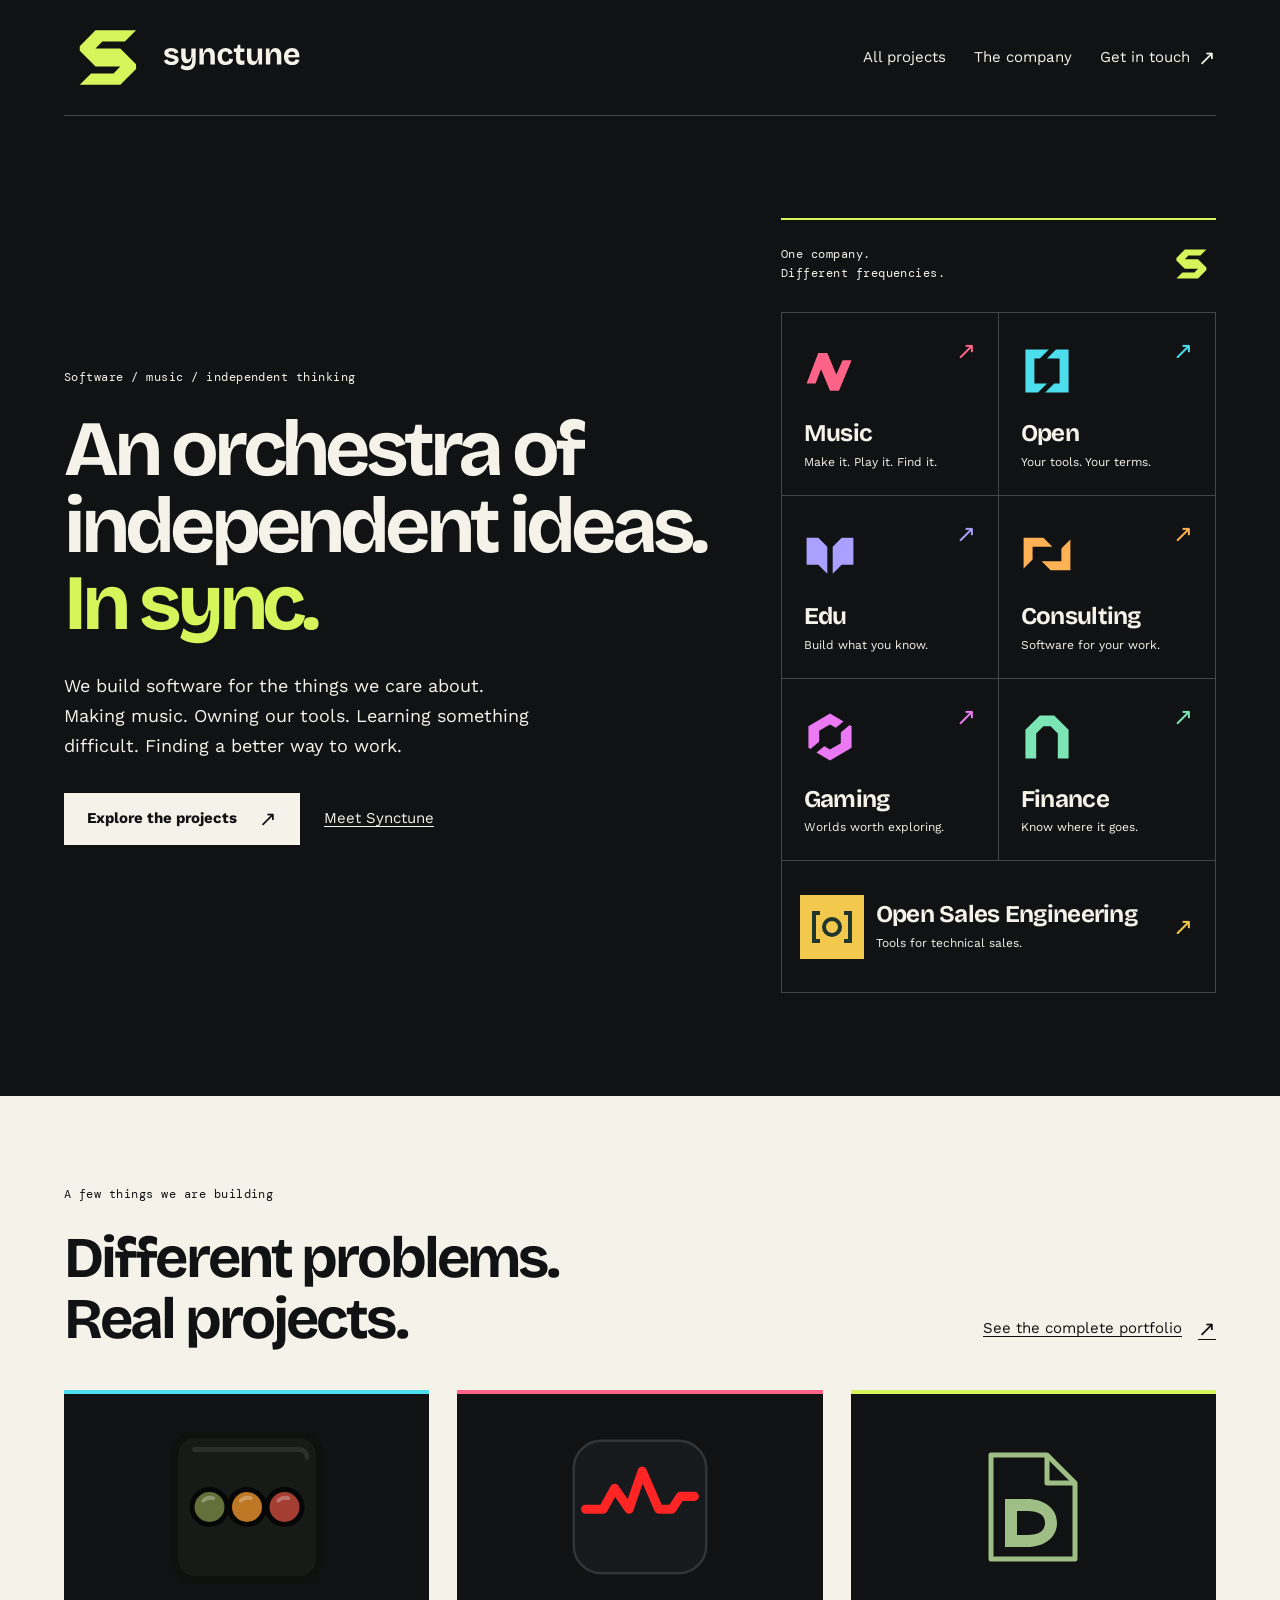
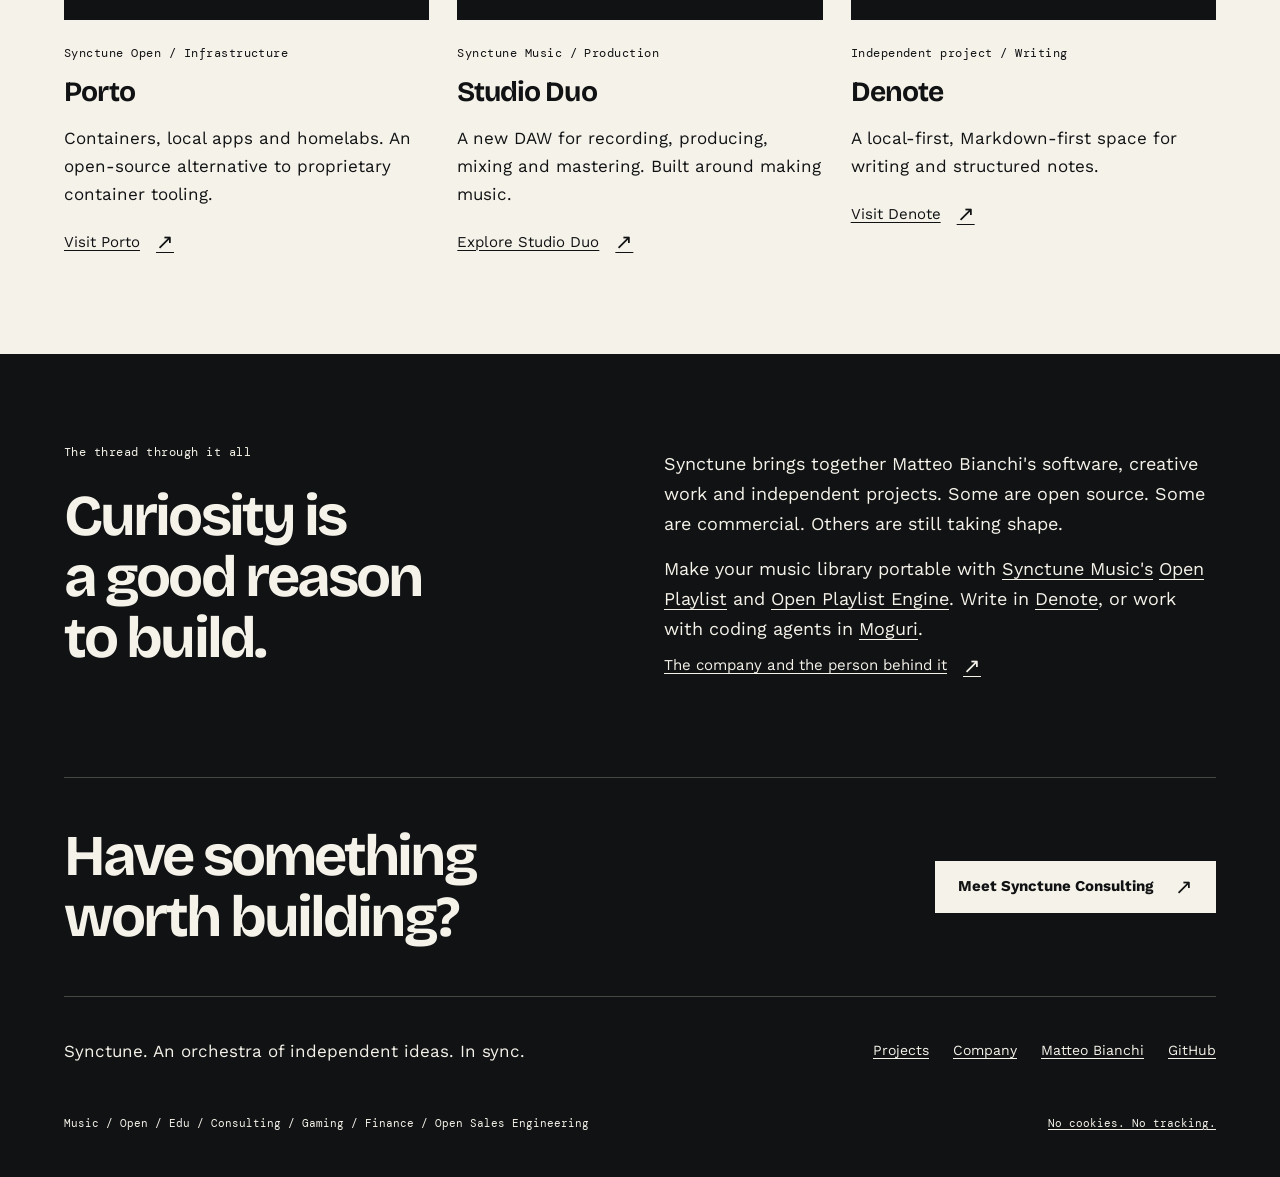
<file: index.html>
<!doctype html>
<html lang="en">
<head>
  <meta charset="utf-8">
  <meta name="viewport" content="width=device-width, initial-scale=1">
  <meta name="description" content="Synctune is an independent company building software, music tools, games and practical ways to learn. Explore our branches, projects and the people behind them.">
  <meta name="theme-color" content="#111214">
  <meta property="og:type" content="website">
  <meta property="og:title" content="Synctune | An orchestra of independent ideas. In sync.">
  <meta property="og:description" content="Software, music, games and independent thinking. Meet the Synctune family.">
  <meta property="og:url" content="https://synctune.it/">
  <meta property="og:image" content="https://synctune.it/assets/social.png">
  <meta property="og:image:alt" content="Synctune's acid-citron Counterphase symbol and wordmark.">
  <link rel="canonical" href="https://synctune.it/">
  <link rel="icon" href="assets/favicon.svg" type="image/svg+xml">
  <link rel="apple-touch-icon" href="assets/apple-touch-icon.png">
  <link rel="stylesheet" href="assets/styles.css">
  <link rel="preload" href="assets/fonts/BricolageGrotesque-Bold.ttf" as="font" type="font/ttf" crossorigin>
  <title>Synctune | An orchestra of independent ideas. In sync.</title>
</head>
<body>
  <a class="skip-link" href="#main">Skip to content</a>
  <header class="site-header wrap">
    <a class="brand" href="./"><img src="assets/logo.svg" alt="Synctune home" width="881" height="320"></a>
    <nav class="site-nav" aria-label="Main navigation">
      <a href="projects">All projects</a>
      <a href="about">The company</a>
      <a href="about#contact">Get in touch <span class="arrow" aria-hidden="true">&#8599;</span></a>
    </nav>
  </header>
  <main id="main" tabindex="-1">
    <section class="hero wrap" aria-labelledby="hero-title">
      <div class="hero-copy">
        <p class="eyebrow">Software / music / independent thinking</p>
        <h1 id="hero-title">An orchestra of independent ideas.<br><span class="accent">In sync.</span></h1>
        <p>We build software for the things we care about. Making music. Owning our tools. Learning something difficult. Finding a better way to work.</p>
        <div class="actions">
          <a class="button" href="projects">Explore the projects <span class="arrow" aria-hidden="true">&#8599;</span></a>
          <a class="text-link" href="about">Meet Synctune</a>
        </div>
      </div>
      <div class="switchboard">
        <div class="board-heading">
          <p class="mono">One company.<br>Different frequencies.</p>
          <img src="assets/symbol.svg" alt="" width="320" height="320">
        </div>
        <nav class="routes" aria-label="Synctune branches">
          <a class="route theme-music" href="https://music.synctune.it">
            <img src="assets/branches/music.svg" alt="" width="320" height="320">
            <span><strong>Music</strong><small>Make it. Play it. Find it.</small></span>
            <span class="arrow" aria-hidden="true">&#8599;</span>
          </a>
          <a class="route theme-open" href="https://open.synctune.it">
            <img src="assets/branches/open.svg" alt="" width="320" height="320">
            <span><strong>Open</strong><small>Your tools. Your terms.</small></span>
            <span class="arrow" aria-hidden="true">&#8599;</span>
          </a>
          <a class="route theme-edu" href="https://edu.synctune.it">
            <img src="assets/branches/edu.svg" alt="" width="320" height="320">
            <span><strong>Edu</strong><small>Build what you know.</small></span>
            <span class="arrow" aria-hidden="true">&#8599;</span>
          </a>
          <a class="route theme-consulting" href="https://consulting.synctune.it">
            <img src="assets/branches/consulting.svg" alt="" width="320" height="320">
            <span><strong>Consulting</strong><small>Software for your work.</small></span>
            <span class="arrow" aria-hidden="true">&#8599;</span>
          </a>
          <a class="route theme-gaming" href="https://gaming.synctune.it">
            <img src="assets/branches/gaming.svg" alt="" width="320" height="320">
            <span><strong>Gaming</strong><small>Worlds worth exploring.</small></span>
            <span class="arrow" aria-hidden="true">&#8599;</span>
          </a>
          <a class="route theme-finance" href="https://finance.synctune.it">
            <img src="assets/branches/finance.svg" alt="" width="320" height="320">
            <span><strong>Finance</strong><small>Know where it goes.</small></span>
            <span class="arrow" aria-hidden="true">&#8599;</span>
          </a>
          <a class="route route-wide theme-sales-engineering" href="https://open-sales-engineering.synctune.it">
            <img src="assets/branches/open-sales-engineering.svg" alt="" width="512" height="512">
            <span><strong>Open Sales Engineering</strong><small>Tools for technical sales.</small></span>
            <span class="arrow" aria-hidden="true">&#8599;</span>
          </a>
        </nav>
      </div>
    </section>
    <section class="section light" aria-labelledby="selected-title">
      <div class="wrap">
        <div class="section-heading">
          <div><p class="eyebrow">A few things we are building</p><h2 id="selected-title">Different problems.<br>Real projects.</h2></div>
          <a class="text-link" href="projects">See the complete portfolio <span class="arrow" aria-hidden="true">&#8599;</span></a>
        </div>
        <div class="featured-grid">
          <article class="featured theme-open">
            <div class="featured-art"><img src="assets/projects/porto.svg" alt="" width="64" height="64" loading="lazy"></div>
            <p class="meta">Synctune Open / Infrastructure</p>
            <h3>Porto</h3>
            <p>Containers, local apps and homelabs. An open-source alternative to proprietary container tooling.</p>
            <a class="text-link" href="https://porto.synctune.it">Visit Porto <span class="arrow" aria-hidden="true">&#8599;</span></a>
          </article>
          <article class="featured theme-music">
            <div class="featured-art"><img src="assets/projects/studio-duo.svg" alt="" width="1024" height="1024" loading="lazy"></div>
            <p class="meta">Synctune Music / Production</p>
            <h3>Studio Duo</h3>
            <p>A new DAW for recording, producing, mixing and mastering. Built around making music.</p>
            <a class="text-link" href="https://github.com/mbianchidev/studio-duo">Explore Studio Duo <span class="arrow" aria-hidden="true">&#8599;</span></a>
          </article>
          <article class="featured">
            <div class="featured-art"><img src="assets/denote.svg" alt="" width="320" height="320" loading="lazy"></div>
            <p class="meta">Independent project / Writing</p>
            <h3>Denote</h3>
            <p>A local-first, Markdown-first space for writing and structured notes.</p>
            <a class="text-link" href="https://denote.synctune.it">Visit Denote <span class="arrow" aria-hidden="true">&#8599;</span></a>
          </article>
        </div>
      </div>
    </section>
    <section class="section wrap" aria-labelledby="company-title">
      <div class="statement">
        <div><p class="eyebrow">The thread through it all</p><h2 id="company-title">Curiosity is<br>a good reason<br>to build.</h2></div>
        <div class="statement-copy">
          <p>Synctune brings together Matteo Bianchi's software, creative work and independent projects. Some are open source. Some are commercial. Others are still taking shape.</p>
          <p>Make your music library portable with <a href="https://music.synctune.it">Synctune Music's</a> <a href="https://open-playlist.synctune.it">Open Playlist</a> and <a href="https://op-engine.synctune.it">Open Playlist Engine</a>. Write in <a href="https://denote.synctune.it">Denote</a>, or work with coding agents in <a href="https://moguri.synctune.it">Moguri</a>.</p>
          <a class="text-link" href="about">The company and the person behind it <span class="arrow" aria-hidden="true">&#8599;</span></a>
        </div>
      </div>
    </section>
    <div class="contact-band wrap">
      <h2>Have something<br>worth building?</h2>
      <a class="button" href="https://consulting.synctune.it">Meet Synctune Consulting <span class="arrow" aria-hidden="true">&#8599;</span></a>
    </div>
  </main>
  <footer class="site-footer wrap">
    <div class="footer-top">
      <p>Synctune. An orchestra of independent ideas. In sync.</p>
      <nav class="footer-links" aria-label="Footer navigation">
        <a href="projects">Projects</a><a href="about">Company</a><a href="https://mbianchi.dev">Matteo Bianchi</a><a href="https://github.com/synctune-io">GitHub</a>
      </nav>
    </div>
    <div class="footer-bottom"><span>Music / Open / Edu / Consulting / Gaming / Finance / Open Sales Engineering</span><a href="about#privacy">No cookies. No tracking.</a></div>
  </footer>
</body>
</html>
</file>
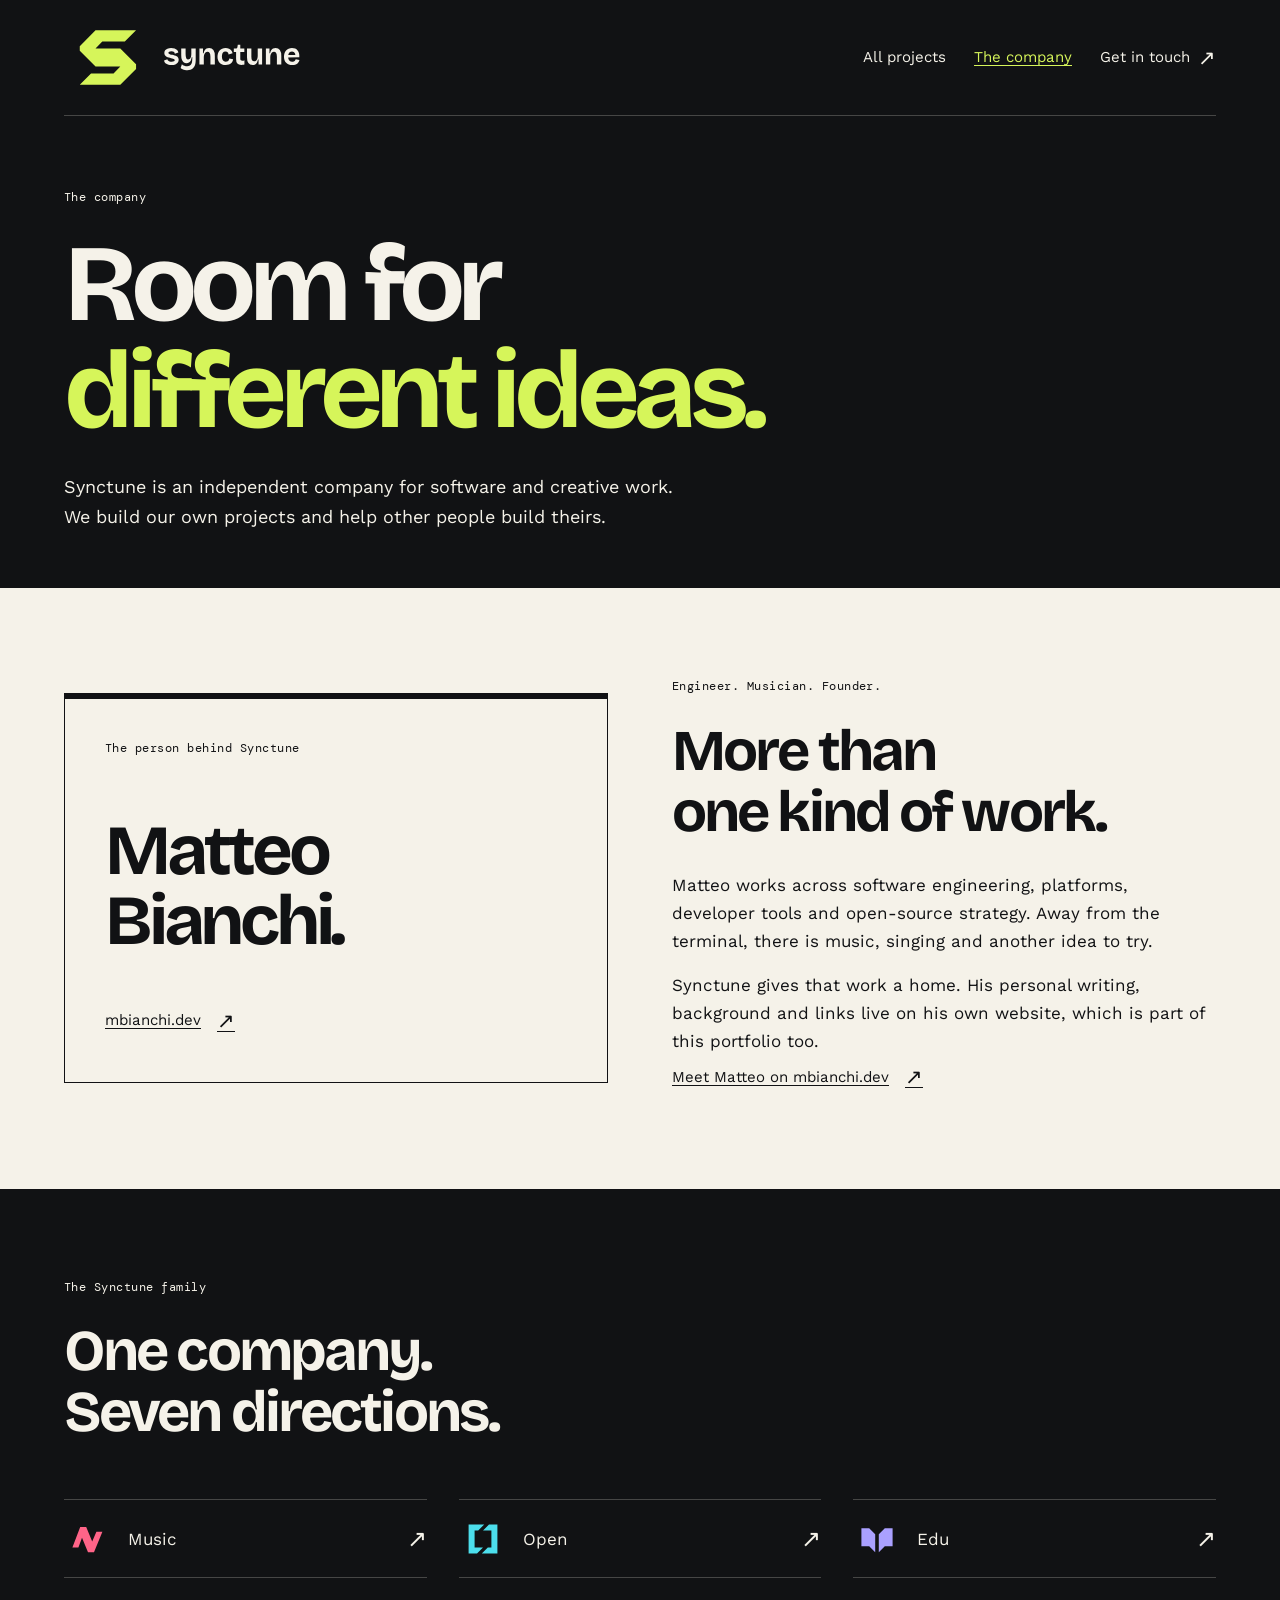
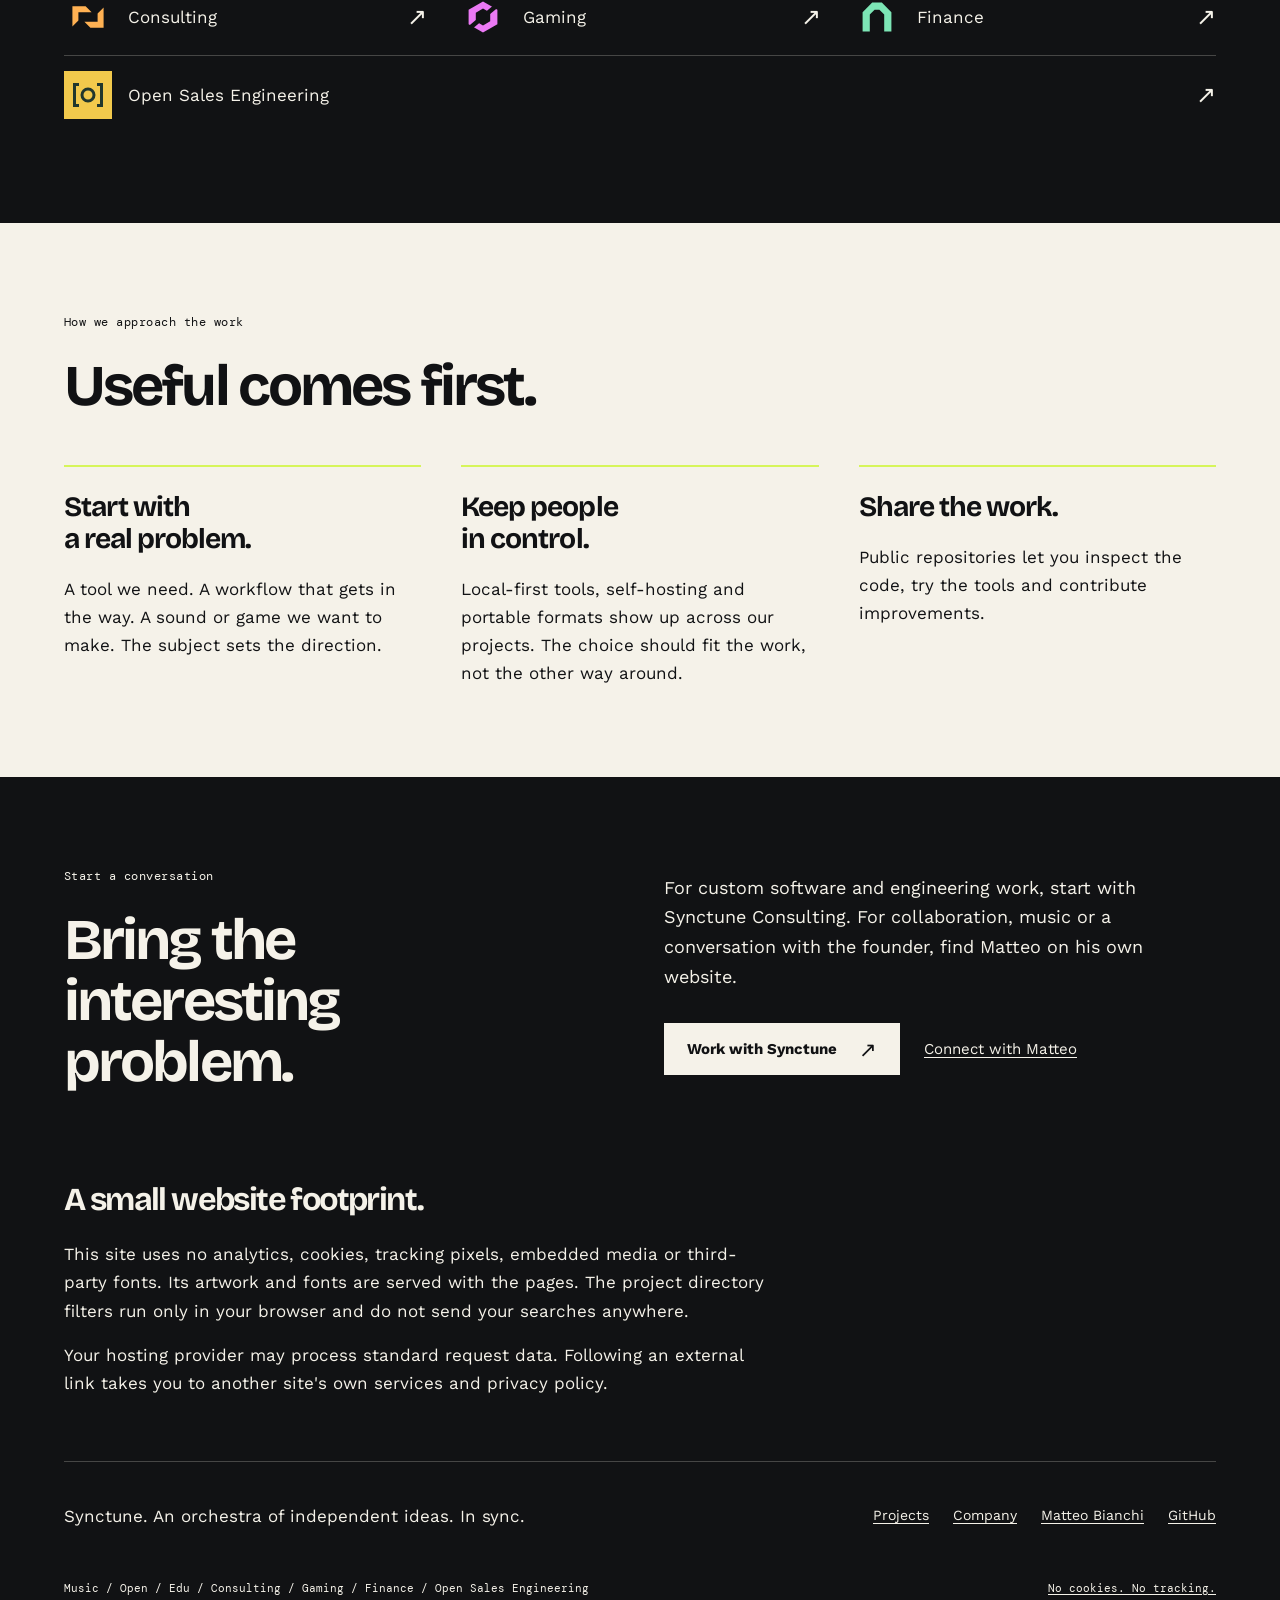
<file: about.html>
<!doctype html>
<html lang="en">
<head>
  <meta charset="utf-8">
  <meta name="viewport" content="width=device-width, initial-scale=1">
  <meta name="description" content="Meet Synctune and founder Matteo Bianchi. Software, music, education, consulting, games, finance and tools for technical sales.">
  <meta name="theme-color" content="#111214">
  <meta property="og:type" content="website">
  <meta property="og:title" content="The company | Synctune">
  <meta property="og:description" content="One independent company. Room for different kinds of work. Meet Synctune and Matteo Bianchi.">
  <meta property="og:url" content="https://synctune.it/about">
  <meta property="og:image" content="https://synctune.it/assets/social.png">
  <meta property="og:image:alt" content="Synctune's acid-citron Counterphase symbol and wordmark.">
  <link rel="canonical" href="https://synctune.it/about">
  <link rel="icon" href="assets/favicon.svg" type="image/svg+xml">
  <link rel="apple-touch-icon" href="assets/apple-touch-icon.png">
  <link rel="stylesheet" href="assets/styles.css">
  <title>The company | Synctune</title>
</head>
<body>
  <a class="skip-link" href="#main">Skip to content</a>
  <header class="site-header wrap">
    <a class="brand" href="./"><img src="assets/logo.svg" alt="Synctune home" width="881" height="320"></a>
    <nav class="site-nav" aria-label="Main navigation">
      <a href="projects">All projects</a><a href="about" aria-current="page">The company</a><a href="#contact">Get in touch <span class="arrow" aria-hidden="true">&#8599;</span></a>
    </nav>
  </header>
  <main id="main" tabindex="-1">
    <section class="page-intro wrap" aria-labelledby="about-title">
      <p class="eyebrow">The company</p>
      <h1 id="about-title">Room for<br><span class="accent">different ideas.</span></h1>
      <p>Synctune is an independent company for software and creative work. We build our own projects and help other people build theirs.</p>
    </section>
    <section class="section light" aria-labelledby="founder-title">
      <div class="founder wrap">
        <div class="nameplate">
          <p class="mono">The person behind Synctune</p>
          <p class="name">Matteo<br>Bianchi.</p>
          <a class="text-link" href="https://mbianchi.dev">mbianchi.dev <span class="arrow" aria-hidden="true">&#8599;</span></a>
        </div>
        <div class="founder-copy">
          <p class="eyebrow">Engineer. Musician. Founder.</p>
          <h2 id="founder-title">More than<br>one kind of work.</h2>
          <p>Matteo works across software engineering, platforms, developer tools and open-source strategy. Away from the terminal, there is music, singing and another idea to try.</p>
          <p>Synctune gives that work a home. His personal writing, background and links live on his own website, which is part of this portfolio too.</p>
          <a class="text-link" href="https://mbianchi.dev">Meet Matteo on mbianchi.dev <span class="arrow" aria-hidden="true">&#8599;</span></a>
        </div>
      </div>
    </section>
    <section class="section wrap" aria-labelledby="branches-title">
      <p class="eyebrow">The Synctune family</p>
      <h2 id="branches-title">One company.<br>Seven directions.</h2>
      <nav class="branch-list" aria-label="Branch websites">
        <a class="theme-music" href="https://music.synctune.it"><img src="assets/branches/music.svg" alt="" width="320" height="320" loading="lazy"><span>Music</span><span class="arrow" aria-hidden="true">&#8599;</span></a>
        <a class="theme-open" href="https://open.synctune.it"><img src="assets/branches/open.svg" alt="" width="320" height="320" loading="lazy"><span>Open</span><span class="arrow" aria-hidden="true">&#8599;</span></a>
        <a class="theme-edu" href="https://edu.synctune.it"><img src="assets/branches/edu.svg" alt="" width="320" height="320" loading="lazy"><span>Edu</span><span class="arrow" aria-hidden="true">&#8599;</span></a>
        <a class="theme-consulting" href="https://consulting.synctune.it"><img src="assets/branches/consulting.svg" alt="" width="320" height="320" loading="lazy"><span>Consulting</span><span class="arrow" aria-hidden="true">&#8599;</span></a>
        <a class="theme-gaming" href="https://gaming.synctune.it"><img src="assets/branches/gaming.svg" alt="" width="320" height="320" loading="lazy"><span>Gaming</span><span class="arrow" aria-hidden="true">&#8599;</span></a>
        <a class="theme-finance" href="https://finance.synctune.it"><img src="assets/branches/finance.svg" alt="" width="320" height="320" loading="lazy"><span>Finance</span><span class="arrow" aria-hidden="true">&#8599;</span></a>
        <a class="branch-wide theme-sales-engineering" href="https://open-sales-engineering.synctune.it"><img src="assets/branches/open-sales-engineering.svg" alt="" width="512" height="512" loading="lazy"><span>Open Sales Engineering</span><span class="arrow" aria-hidden="true">&#8599;</span></a>
      </nav>
    </section>
    <section class="section light" aria-labelledby="approach-title">
      <div class="wrap">
        <p class="eyebrow">How we approach the work</p>
        <h2 id="approach-title">Useful comes first.</h2>
        <div class="principles">
          <article><h3>Start with<br>a real problem.</h3><p>A tool we need. A workflow that gets in the way. A sound or game we want to make. The subject sets the direction.</p></article>
          <article><h3>Keep people<br>in control.</h3><p>Local-first tools, self-hosting and portable formats show up across our projects. The choice should fit the work, not the other way around.</p></article>
          <article><h3>Share the work.</h3><p>Public repositories let you inspect the code, try the tools and contribute improvements.</p></article>
        </div>
      </div>
    </section>
    <section id="contact" class="section wrap" aria-labelledby="contact-title">
      <div class="statement">
        <div><p class="eyebrow">Start a conversation</p><h2 id="contact-title">Bring the<br>interesting problem.</h2></div>
        <div class="statement-copy">
          <p>For custom software and engineering work, start with Synctune Consulting. For collaboration, music or a conversation with the founder, find Matteo on his own website.</p>
          <div class="actions"><a class="button" href="https://consulting.synctune.it">Work with Synctune <span class="arrow" aria-hidden="true">&#8599;</span></a><a class="text-link" href="https://mbianchi.dev">Connect with Matteo</a></div>
        </div>
      </div>
    </section>
    <section id="privacy" class="privacy-note wrap" aria-labelledby="privacy-title">
      <h2 id="privacy-title">A small website footprint.</h2>
      <p>This site uses no analytics, cookies, tracking pixels, embedded media or third-party fonts. Its artwork and fonts are served with the pages. The project directory filters run only in your browser and do not send your searches anywhere.</p>
      <p>Your hosting provider may process standard request data. Following an external link takes you to another site's own services and privacy policy.</p>
    </section>
  </main>
  <footer class="site-footer wrap">
    <div class="footer-top"><p>Synctune. An orchestra of independent ideas. In sync.</p><nav class="footer-links" aria-label="Footer navigation"><a href="projects">Projects</a><a href="about">Company</a><a href="https://mbianchi.dev">Matteo Bianchi</a><a href="https://github.com/synctune-io">GitHub</a></nav></div>
    <div class="footer-bottom"><span>Music / Open / Edu / Consulting / Gaming / Finance / Open Sales Engineering</span><a href="#privacy">No cookies. No tracking.</a></div>
  </footer>
</body>
</html>
</file>
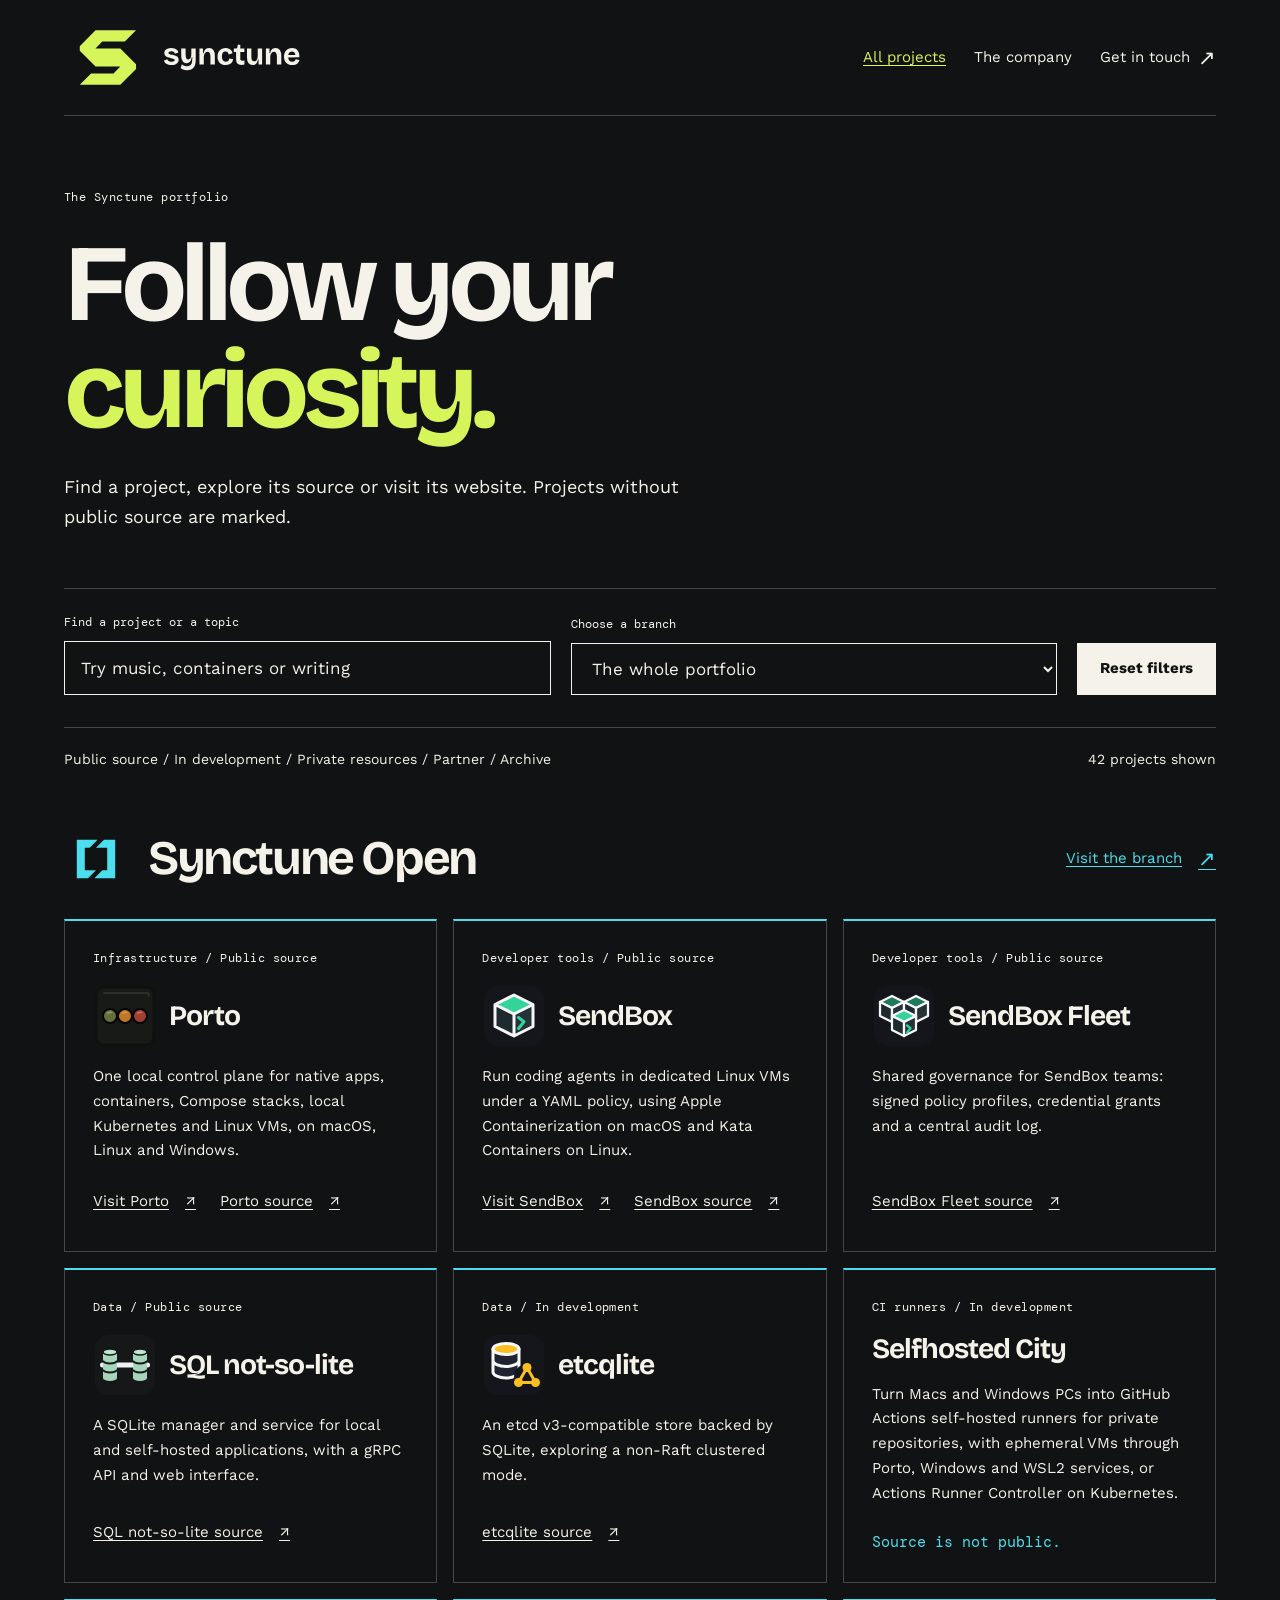
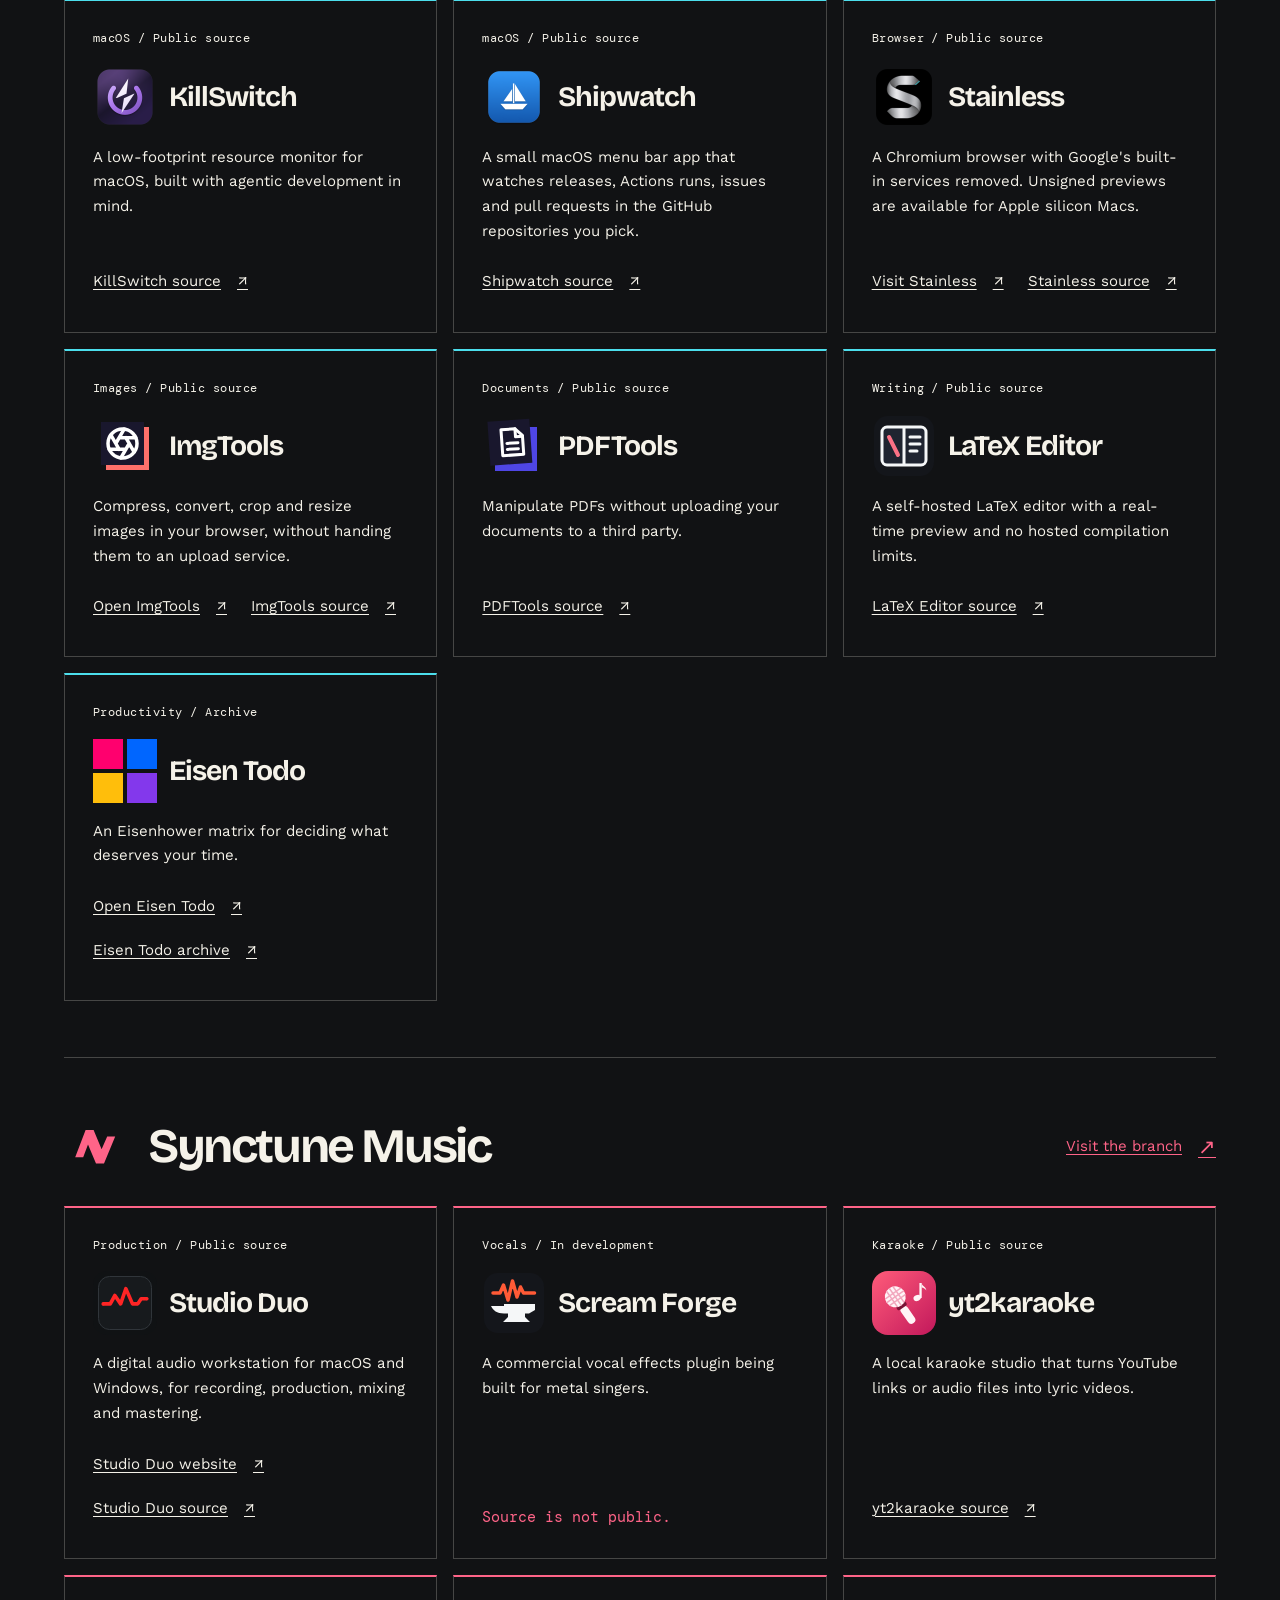
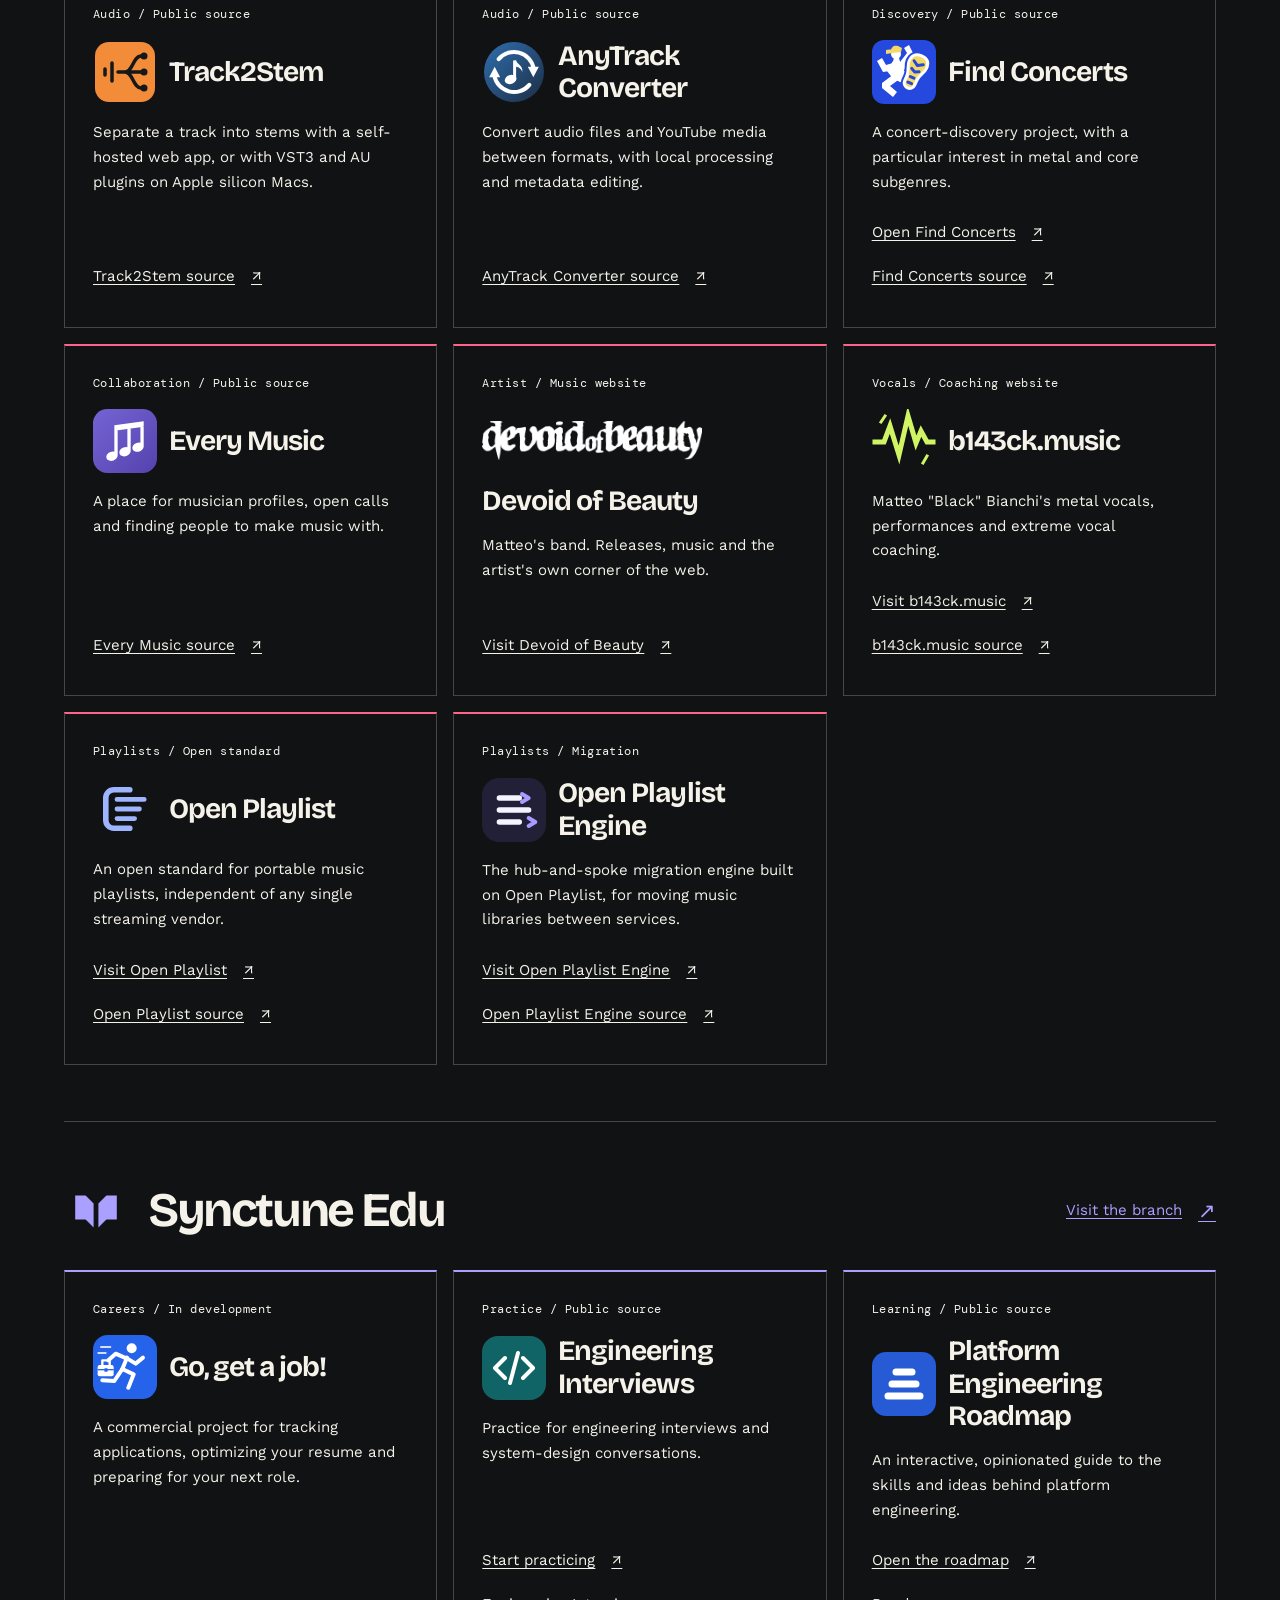
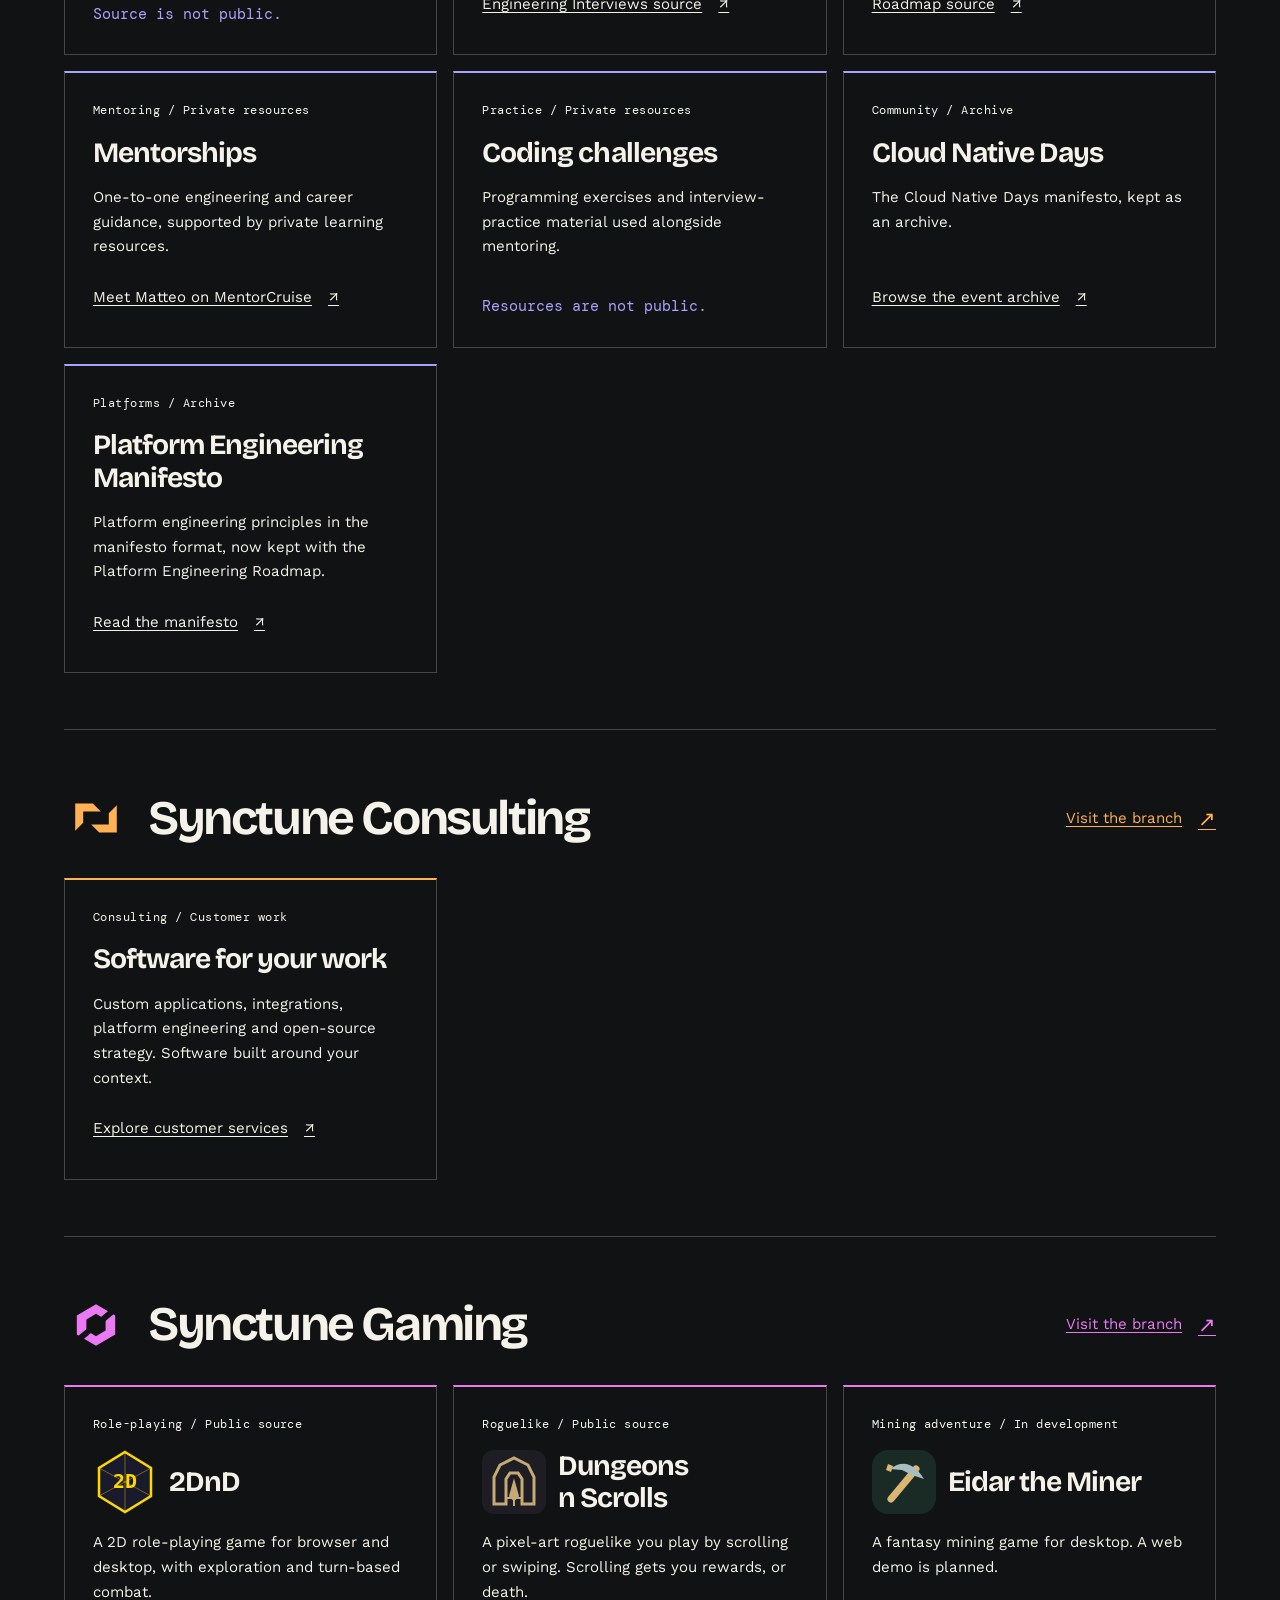
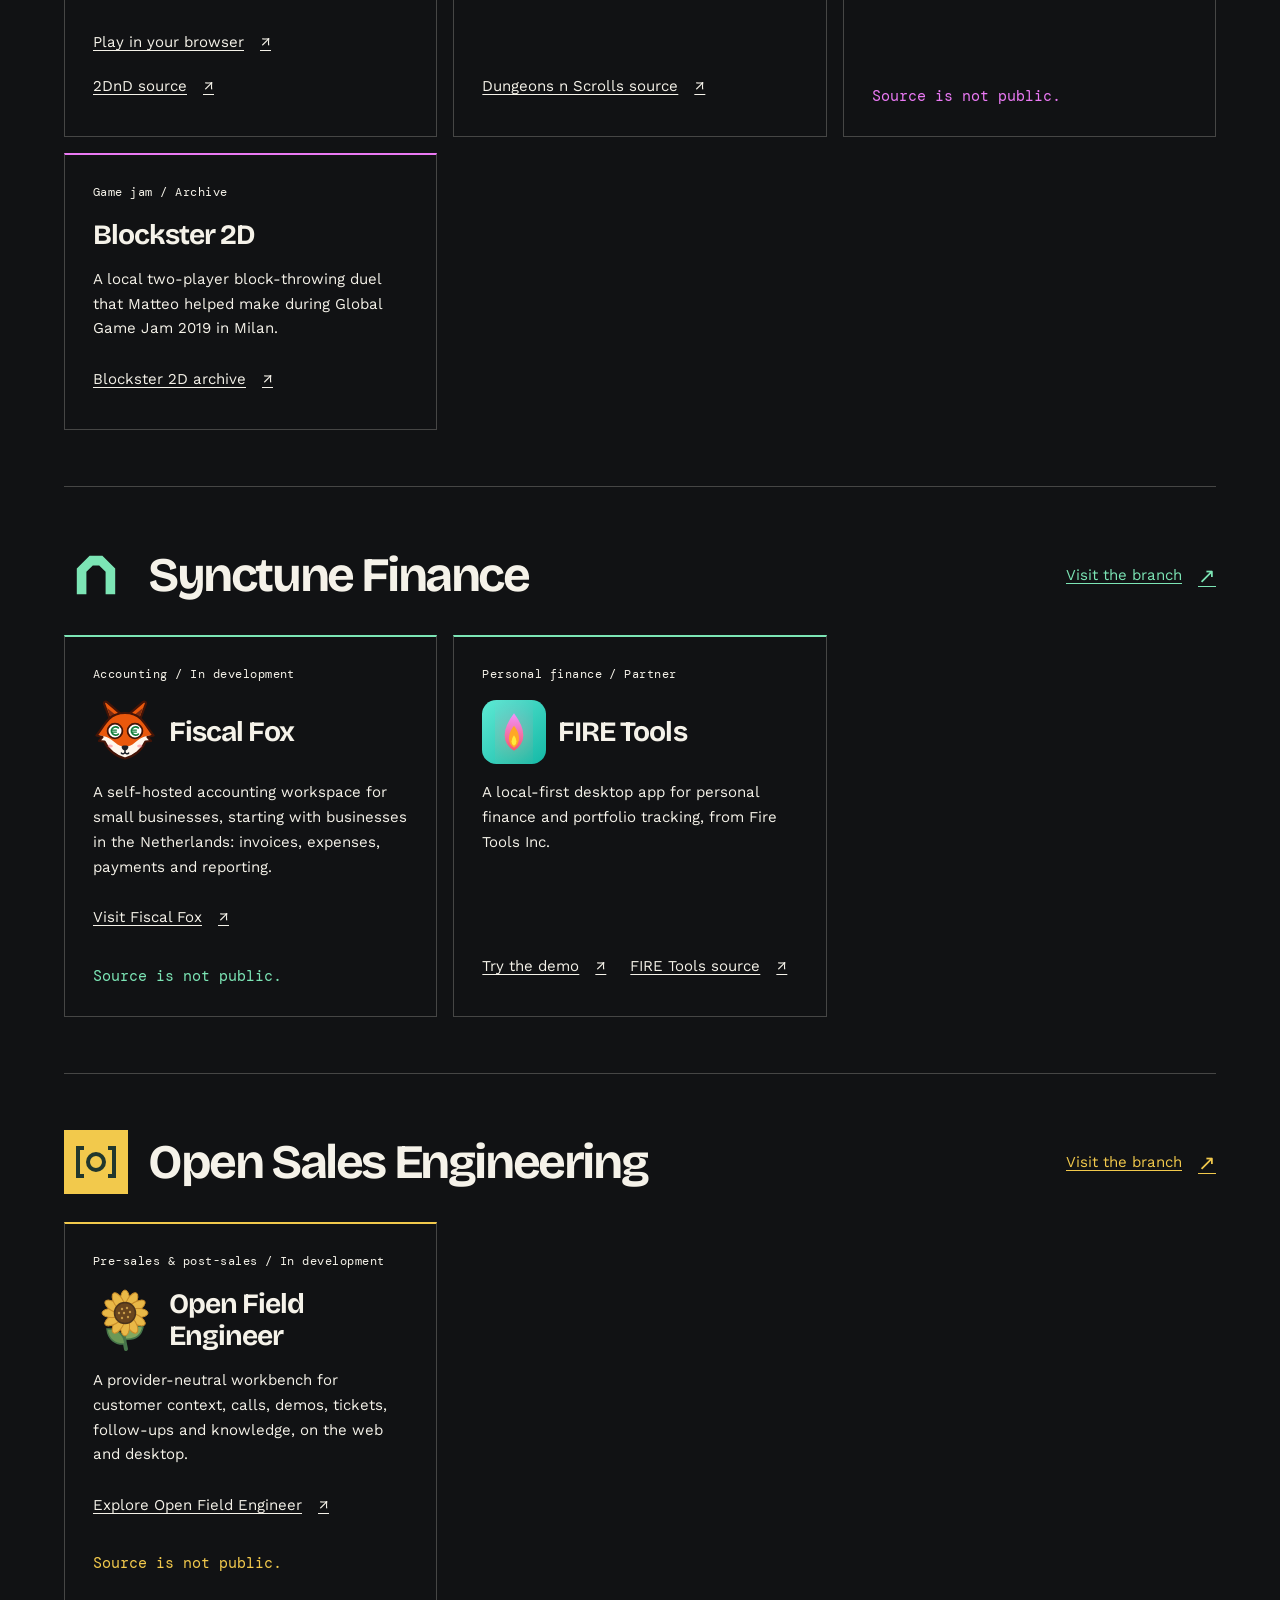
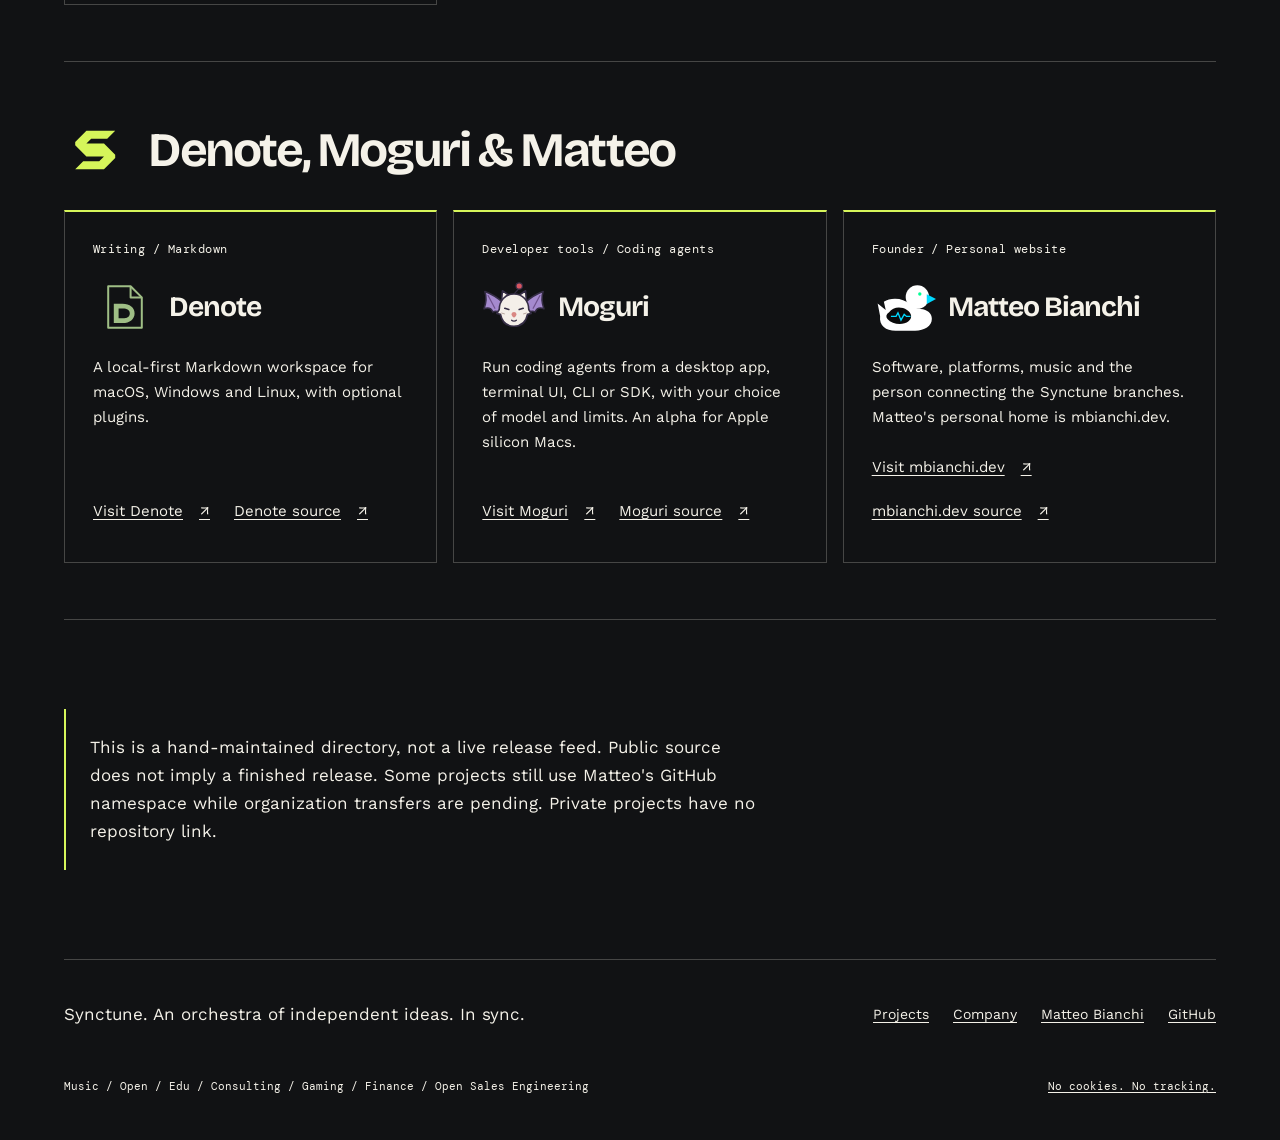
<file: projects.html>
<!doctype html>
<html lang="en">
<head>
  <meta charset="utf-8">
  <meta name="viewport" content="width=device-width, initial-scale=1">
  <meta name="description" content="The Synctune portfolio: music, open-source tools, education, games, finance, consulting, technical sales, independent projects and Matteo Bianchi.">
  <meta name="theme-color" content="#111214">
  <meta property="og:type" content="website">
  <meta property="og:title" content="All projects | Synctune">
  <meta property="og:description" content="Explore Synctune's software, music, games and creative projects.">
  <meta property="og:url" content="https://synctune.it/projects">
  <meta property="og:image" content="https://synctune.it/assets/social.png">
  <meta property="og:image:alt" content="Synctune's acid-citron Counterphase symbol and wordmark.">
  <link rel="canonical" href="https://synctune.it/projects">
  <link rel="icon" href="assets/favicon.svg" type="image/svg+xml">
  <link rel="apple-touch-icon" href="assets/apple-touch-icon.png">
  <link rel="stylesheet" href="assets/styles.css">
  <script src="assets/directory.js" defer></script>
  <title>All projects | Synctune</title>
</head>
<body>
  <a class="skip-link" href="#main">Skip to content</a>
  <header class="site-header wrap">
    <a class="brand" href="./"><img src="assets/logo.svg" alt="Synctune home" width="881" height="320"></a>
    <nav class="site-nav" aria-label="Main navigation">
      <a href="projects" aria-current="page">All projects</a><a href="about">The company</a><a href="about#contact">Get in touch <span class="arrow" aria-hidden="true">&#8599;</span></a>
    </nav>
  </header>
  <main id="main" class="wrap" tabindex="-1">
    <section class="page-intro" aria-labelledby="portfolio-title">
      <p class="eyebrow">The Synctune portfolio</p>
      <h1 id="portfolio-title">Follow your<br><span class="accent">curiosity.</span></h1>
      <p>Find a project, explore its source or visit its website. Projects without public source are marked.</p>
    </section>
    <form class="directory-controls" role="search" aria-label="Filter the portfolio" data-project-controls hidden>
      <div class="field"><label for="project-search">Find a project or a topic</label><input id="project-search" type="search" name="q" placeholder="Try music, containers or writing" autocomplete="off"></div>
      <div class="field">
        <label for="project-branch">Choose a branch</label>
        <select id="project-branch" name="branch">
          <option value="all">The whole portfolio</option><option value="open">Open</option><option value="music">Music</option><option value="edu">Edu</option><option value="consulting">Consulting</option><option value="gaming">Gaming</option><option value="finance">Finance</option><option value="sales-engineering">Open Sales Engineering</option><option value="independent">Independent &amp; Matteo</option>
        </select>
      </div>
      <button class="button" type="reset">Reset filters</button>
    </form>
    <div class="directory-status"><p>Public source / In development / Private resources / Partner / Archive</p><output aria-live="polite" data-project-status>Browse all projects below.</output></div>
    <div class="empty-results" data-empty-results hidden><h2>No matches this time.</h2><p>Try a different word, choose another branch, or reset the filters to see everything.</p></div>

    <section id="open" class="project-group theme-open" data-project-group="open" aria-labelledby="open-title">
      <div class="group-heading"><img src="assets/branches/open.svg" alt="" width="320" height="320"><h2 id="open-title">Synctune Open</h2><a class="text-link" href="https://open.synctune.it">Visit the branch <span class="arrow" aria-hidden="true">&#8599;</span></a></div>
      <div class="project-grid">
        <article class="project-card" data-project><p class="meta">Infrastructure / Public source</p><div class="project-title"><img src="assets/projects/porto.svg" alt="" width="64" height="64" loading="lazy"><h3>Porto</h3></div><p>One local control plane for native apps, containers, Compose stacks, local Kubernetes and Linux VMs, on macOS, Linux and Windows.</p><div class="card-links"><a class="text-link" href="https://porto.synctune.it">Visit Porto <span aria-hidden="true">&#8599;</span></a><a class="text-link" href="https://github.com/porto-containers/porto">Porto source <span aria-hidden="true">&#8599;</span></a></div></article>
        <article class="project-card" data-project><p class="meta">Developer tools / Public source</p><div class="project-title"><img src="assets/projects/sendbox.svg" alt="" width="64" height="64" loading="lazy"><h3>SendBox</h3></div><p>Run coding agents in dedicated Linux VMs under a YAML policy, using Apple Containerization on macOS and Kata Containers on Linux.</p><div class="card-links"><a class="text-link" href="https://sendbox.synctune.it">Visit SendBox <span aria-hidden="true">&#8599;</span></a><a class="text-link" href="https://github.com/sendbox-dev/sendbox">SendBox source <span aria-hidden="true">&#8599;</span></a></div></article>
        <article class="project-card" data-project><p class="meta">Developer tools / Public source</p><div class="project-title"><img src="assets/projects/sendbox-fleet.svg" alt="" width="64" height="64" loading="lazy"><h3>SendBox Fleet</h3></div><p>Shared governance for SendBox teams: signed policy profiles, credential grants and a central audit log.</p><a class="text-link" href="https://github.com/sendbox-dev/sendbox-fleet">SendBox Fleet source <span aria-hidden="true">&#8599;</span></a></article>
        <article class="project-card" data-project><p class="meta">Data / Public source</p><div class="project-title"><img src="assets/projects/sql-not-so-lite.svg" alt="" width="64" height="64" loading="lazy"><h3>SQL not-so-lite</h3></div><p>A SQLite manager and service for local and self-hosted applications, with a gRPC API and web interface.</p><a class="text-link" href="https://github.com/mbianchidev/sql-not-so-lite">SQL not-so-lite source <span aria-hidden="true">&#8599;</span></a></article>
        <article class="project-card" data-project><p class="meta">Data / In development</p><div class="project-title"><img src="assets/projects/etcqlite.svg" alt="" width="64" height="64" loading="lazy"><h3>etcqlite</h3></div><p>An etcd v3-compatible store backed by SQLite, exploring a non-Raft clustered mode.</p><a class="text-link" href="https://github.com/mbianchidev/etcqlite">etcqlite source <span aria-hidden="true">&#8599;</span></a></article>
        <article class="project-card" data-project><p class="meta">CI runners / In development</p><h3>Selfhosted City</h3><p>Turn Macs and Windows PCs into GitHub Actions self-hosted runners for private repositories, with ephemeral VMs through Porto, Windows and WSL2 services, or Actions Runner Controller on Kubernetes.</p><p class="availability">Source is not public.</p></article>
        <article class="project-card" data-project><p class="meta">macOS / Public source</p><div class="project-title"><img src="assets/projects/kill-switch.png" alt="" width="256" height="256" loading="lazy"><h3>KillSwitch</h3></div><p>A low-footprint resource monitor for macOS, built with agentic development in mind.</p><a class="text-link" href="https://github.com/mbianchidev/kill-switch">KillSwitch source <span aria-hidden="true">&#8599;</span></a></article>
        <article class="project-card" data-project><p class="meta">macOS / Public source</p><div class="project-title"><img src="assets/projects/shipwatch.png" alt="" width="256" height="256" loading="lazy"><h3>Shipwatch</h3></div><p>A small macOS menu bar app that watches releases, Actions runs, issues and pull requests in the GitHub repositories you pick.</p><a class="text-link" href="https://github.com/mbianchidev/shipwatch">Shipwatch source <span aria-hidden="true">&#8599;</span></a></article>
        <article class="project-card" data-project><p class="meta">Browser / Public source</p><div class="project-title"><img src="assets/projects/stainless.png" alt="" width="256" height="256" loading="lazy"><h3>Stainless</h3></div><p>A Chromium browser with Google's built-in services removed. Unsigned previews are available for Apple silicon Macs.</p><div class="card-links"><a class="text-link" href="https://stainless.synctune.it">Visit Stainless <span aria-hidden="true">&#8599;</span></a><a class="text-link" href="https://github.com/stainless-browser/stainless">Stainless source <span aria-hidden="true">&#8599;</span></a></div></article>
        <article class="project-card" data-project><p class="meta">Images / Public source</p><div class="project-title"><img src="assets/projects/img-tools.svg" alt="" width="64" height="64" loading="lazy"><h3>ImgTools</h3></div><p>Compress, convert, crop and resize images in your browser, without handing them to an upload service.</p><div class="card-links"><a class="text-link" href="https://img-tools.mbianchi.dev/">Open ImgTools <span aria-hidden="true">&#8599;</span></a><a class="text-link" href="https://github.com/mbianchidev/img-tools">ImgTools source <span aria-hidden="true">&#8599;</span></a></div></article>
        <article class="project-card" data-project><p class="meta">Documents / Public source</p><div class="project-title"><img src="assets/projects/pdf-tools.svg" alt="" width="64" height="64" loading="lazy"><h3>PDFTools</h3></div><p>Manipulate PDFs without uploading your documents to a third party.</p><a class="text-link" href="https://github.com/mbianchidev/pdf-tools">PDFTools source <span aria-hidden="true">&#8599;</span></a></article>
        <article class="project-card" data-project><p class="meta">Writing / Public source</p><div class="project-title"><img src="assets/projects/latex-editor.svg" alt="" width="64" height="64" loading="lazy"><h3>LaTeX Editor</h3></div><p>A self-hosted LaTeX editor with a real-time preview and no hosted compilation limits.</p><a class="text-link" href="https://github.com/mbianchidev/latex-editor">LaTeX Editor source <span aria-hidden="true">&#8599;</span></a></article>
        <article class="project-card" data-project><p class="meta">Productivity / Archive</p><div class="project-title"><img src="assets/projects/eisen-todo.svg" alt="" width="32" height="32" loading="lazy"><h3>Eisen Todo</h3></div><p>An Eisenhower matrix for deciding what deserves your time.</p><div class="card-links"><a class="text-link" href="https://mbianchidev.github.io/eisen-todo/">Open Eisen Todo <span aria-hidden="true">&#8599;</span></a><a class="text-link" href="https://github.com/mbianchidev/eisen-todo">Eisen Todo archive <span aria-hidden="true">&#8599;</span></a></div></article>
      </div>
    </section>

    <section id="music" class="project-group theme-music" data-project-group="music" aria-labelledby="music-title">
      <div class="group-heading"><img src="assets/branches/music.svg" alt="" width="320" height="320" loading="lazy"><h2 id="music-title">Synctune Music</h2><a class="text-link" href="https://music.synctune.it">Visit the branch <span class="arrow" aria-hidden="true">&#8599;</span></a></div>
      <div class="project-grid">
        <article class="project-card" data-project><p class="meta">Production / Public source</p><div class="project-title"><img src="assets/projects/studio-duo.svg" alt="" width="1024" height="1024" loading="lazy"><h3>Studio Duo</h3></div><p>A digital audio workstation for macOS and Windows, for recording, production, mixing and mastering.</p><div class="card-links"><a class="text-link" href="https://mbianchidev.github.io/studio-duo/">Studio Duo website <span aria-hidden="true">&#8599;</span></a><a class="text-link" href="https://github.com/mbianchidev/studio-duo">Studio Duo source <span aria-hidden="true">&#8599;</span></a></div></article>
        <article class="project-card" data-project><p class="meta">Vocals / In development</p><div class="project-title"><img src="assets/projects/scream-forge.svg" alt="" width="64" height="64" loading="lazy"><h3>Scream Forge</h3></div><p>A commercial vocal effects plugin being built for metal singers.</p><p class="availability">Source is not public.</p></article>
        <article class="project-card" data-project><p class="meta">Karaoke / Public source</p><div class="project-title"><img src="assets/projects/yt2karaoke.svg" alt="" width="64" height="64" loading="lazy"><h3>yt2karaoke</h3></div><p>A local karaoke studio that turns YouTube links or audio files into lyric videos.</p><a class="text-link" href="https://github.com/mbianchidev/yt2karaoke">yt2karaoke source <span aria-hidden="true">&#8599;</span></a></article>
        <article class="project-card" data-project><p class="meta">Audio / Public source</p><div class="project-title"><img src="assets/projects/track2stem.svg" alt="" width="64" height="64" loading="lazy"><h3>Track2Stem</h3></div><p>Separate a track into stems with a self-hosted web app, or with VST3 and AU plugins on Apple silicon Macs.</p><a class="text-link" href="https://github.com/mbianchidev/track2stem">Track2Stem source <span aria-hidden="true">&#8599;</span></a></article>
        <article class="project-card" data-project><p class="meta">Audio / Public source</p><div class="project-title"><img src="assets/projects/anytrack-converter.svg" alt="" width="64" height="64" loading="lazy"><h3>AnyTrack Converter</h3></div><p>Convert audio files and YouTube media between formats, with local processing and metadata editing.</p><a class="text-link" href="https://github.com/mbianchidev/anytrack-converter">AnyTrack Converter source <span aria-hidden="true">&#8599;</span></a></article>
        <article class="project-card" data-project><p class="meta">Discovery / Public source</p><div class="project-title"><img src="assets/projects/find-concerts.svg" alt="" width="64" height="64" loading="lazy"><h3>Find Concerts</h3></div><p>A concert-discovery project, with a particular interest in metal and core subgenres.</p><div class="card-links"><a class="text-link" href="https://mbianchidev.github.io/find-concerts-io/">Open Find Concerts <span aria-hidden="true">&#8599;</span></a><a class="text-link" href="https://github.com/mbianchidev/find-concerts-io">Find Concerts source <span aria-hidden="true">&#8599;</span></a></div></article>
        <article class="project-card" data-project><p class="meta">Collaboration / Public source</p><div class="project-title"><img src="assets/projects/every-music.svg" alt="" width="64" height="64" loading="lazy"><h3>Every Music</h3></div><p>A place for musician profiles, open calls and finding people to make music with.</p><a class="text-link" href="https://github.com/mbianchidev/every-music">Every Music source <span aria-hidden="true">&#8599;</span></a></article>
        <article class="project-card" data-project><p class="meta">Artist / Music website</p><div class="project-title logo-wordmark"><img src="assets/projects/devoid-of-beauty.avif" alt="" width="2000" height="358" loading="lazy"><h3>Devoid of Beauty</h3></div><p>Matteo's band. Releases, music and the artist's own corner of the web.</p><a class="text-link" href="https://devoidofbeauty.com">Visit Devoid of Beauty <span aria-hidden="true">&#8599;</span></a></article>
        <article class="project-card" data-project><p class="meta">Vocals / Coaching website</p><div class="project-title"><img src="assets/projects/b143ck.svg" alt="" width="64" height="64" loading="lazy"><h3>b143ck.music</h3></div><p>Matteo "Black" Bianchi's metal vocals, performances and extreme vocal coaching.</p><div class="card-links"><a class="text-link" href="https://b143ck.synctune.it">Visit b143ck.music <span aria-hidden="true">&#8599;</span></a><a class="text-link" href="https://github.com/synctune-music/b143ck.music">b143ck.music source <span aria-hidden="true">&#8599;</span></a></div></article>
        <article class="project-card" data-project><p class="meta">Playlists / Open standard</p><div class="project-title"><img src="assets/projects/open-playlist.svg" alt="" width="320" height="320" loading="lazy"><h3>Open Playlist</h3></div><p>An open standard for portable music playlists, independent of any single streaming vendor.</p><div class="card-links"><a class="text-link" href="https://open-playlist.synctune.it">Visit Open Playlist <span aria-hidden="true">&#8599;</span></a><a class="text-link" href="https://github.com/mbianchidev/open-playlist">Open Playlist source <span aria-hidden="true">&#8599;</span></a></div></article>
        <article class="project-card" data-project><p class="meta">Playlists / Migration</p><div class="project-title"><img src="assets/projects/open-playlist-engine.svg" alt="" width="48" height="48" loading="lazy"><h3>Open Playlist Engine</h3></div><p>The hub-and-spoke migration engine built on Open Playlist, for moving music libraries between services.</p><div class="card-links"><a class="text-link" href="https://op-engine.synctune.it">Visit Open Playlist Engine <span aria-hidden="true">&#8599;</span></a><a class="text-link" href="https://github.com/mbianchidev/open-playlist-engine">Open Playlist Engine source <span aria-hidden="true">&#8599;</span></a></div></article>
      </div>
    </section>

    <section id="edu" class="project-group theme-edu" data-project-group="edu" aria-labelledby="edu-title">
      <div class="group-heading"><img src="assets/branches/edu.svg" alt="" width="320" height="320" loading="lazy"><h2 id="edu-title">Synctune Edu</h2><a class="text-link" href="https://edu.synctune.it">Visit the branch <span class="arrow" aria-hidden="true">&#8599;</span></a></div>
      <div class="project-grid">
        <article class="project-card" data-project><p class="meta">Careers / In development</p><div class="project-title"><img src="assets/projects/go-get-a-job.svg" alt="" width="96" height="96" loading="lazy"><h3>Go, get a job!</h3></div><p>A commercial project for tracking applications, optimizing your resume and preparing for your next role.</p><p class="availability">Source is not public.</p></article>
        <article class="project-card" data-project><p class="meta">Practice / Public source</p><div class="project-title"><img src="assets/projects/engineering-interviews.svg" alt="" width="64" height="64" loading="lazy"><h3>Engineering Interviews</h3></div><p>Practice for engineering interviews and system-design conversations.</p><div class="card-links"><a class="text-link" href="https://mbianchidev.github.io/engineering-interviews/">Start practicing <span aria-hidden="true">&#8599;</span></a><a class="text-link" href="https://github.com/mbianchidev/engineering-interviews">Engineering Interviews source <span aria-hidden="true">&#8599;</span></a></div></article>
        <article class="project-card" data-project><p class="meta">Learning / Public source</p><div class="project-title"><img src="assets/projects/platform-engineering-roadmap.svg" alt="" width="64" height="64" loading="lazy"><h3>Platform Engineering Roadmap</h3></div><p>An interactive, opinionated guide to the skills and ideas behind platform engineering.</p><div class="card-links"><a class="text-link" href="https://platform-engineering-roadmap.mbianchi.dev/">Open the roadmap <span aria-hidden="true">&#8599;</span></a><a class="text-link" href="https://github.com/mbianchidev/platform-engineering-roadmap">Roadmap source <span aria-hidden="true">&#8599;</span></a></div></article>
        <article class="project-card" data-project><p class="meta">Mentoring / Private resources</p><h3>Mentorships</h3><p>One-to-one engineering and career guidance, supported by private learning resources.</p><a class="text-link" href="https://mentorcruise.com/mentor/matteobianchi/">Meet Matteo on MentorCruise <span aria-hidden="true">&#8599;</span></a></article>
        <article class="project-card" data-project><p class="meta">Practice / Private resources</p><h3>Coding challenges</h3><p>Programming exercises and interview-practice material used alongside mentoring.</p><p class="availability">Resources are not public.</p></article>
        <article class="project-card" data-project><p class="meta">Community / Archive</p><h3>Cloud Native Days</h3><p>The Cloud Native Days manifesto, kept as an archive.</p><a class="text-link" href="https://github.com/mbianchidev/cloud-native-days">Browse the event archive <span aria-hidden="true">&#8599;</span></a></article>
        <article class="project-card" data-project><p class="meta">Platforms / Archive</p><h3>Platform Engineering Manifesto</h3><p>Platform engineering principles in the manifesto format, now kept with the Platform Engineering Roadmap.</p><a class="text-link" href="https://github.com/mbianchidev/platform-engineering-roadmap/blob/main/platform-engineering-manifesto.md">Read the manifesto <span aria-hidden="true">&#8599;</span></a></article>
      </div>
    </section>

    <section id="consulting" class="project-group theme-consulting" data-project-group="consulting" aria-labelledby="consulting-title">
      <div class="group-heading"><img src="assets/branches/consulting.svg" alt="" width="320" height="320" loading="lazy"><h2 id="consulting-title">Synctune Consulting</h2><a class="text-link" href="https://consulting.synctune.it">Visit the branch <span class="arrow" aria-hidden="true">&#8599;</span></a></div>
      <div class="project-grid">
        <article class="project-card" data-project><p class="meta">Consulting / Customer work</p><h3>Software for your work</h3><p>Custom applications, integrations, platform engineering and open-source strategy. Software built around your context.</p><a class="text-link" href="https://consulting.synctune.it">Explore customer services <span aria-hidden="true">&#8599;</span></a></article>
      </div>
    </section>

    <section id="gaming" class="project-group theme-gaming" data-project-group="gaming" aria-labelledby="gaming-title">
      <div class="group-heading"><img src="assets/branches/gaming.svg" alt="" width="320" height="320" loading="lazy"><h2 id="gaming-title">Synctune Gaming</h2><a class="text-link" href="https://gaming.synctune.it">Visit the branch <span class="arrow" aria-hidden="true">&#8599;</span></a></div>
      <div class="project-grid">
        <article class="project-card" data-project><p class="meta">Role-playing / Public source</p><div class="project-title"><img src="assets/projects/2dnd.svg" alt="" width="64" height="64" loading="lazy"><h3>2DnD</h3></div><p>A 2D role-playing game for browser and desktop, with exploration and turn-based combat.</p><div class="card-links"><a class="text-link" href="https://2dnd.mbianchi.dev/">Play in your browser <span aria-hidden="true">&#8599;</span></a><a class="text-link" href="https://github.com/mbianchidev/2dnd">2DnD source <span aria-hidden="true">&#8599;</span></a></div></article>
        <article class="project-card" data-project><p class="meta">Roguelike / Public source</p><div class="project-title"><img src="assets/projects/dungeons-n-scrolls.svg" alt="" width="64" height="64" loading="lazy"><h3>Dungeons n Scrolls</h3></div><p>A pixel-art roguelike you play by scrolling or swiping. Scrolling gets you rewards, or death.</p><a class="text-link" href="https://github.com/synctune-gaming/dungeons-n-scrolls">Dungeons n Scrolls source <span aria-hidden="true">&#8599;</span></a></article>
        <article class="project-card" data-project><p class="meta">Mining adventure / In development</p><div class="project-title"><img src="assets/projects/eidar-the-miner.svg" alt="" width="64" height="64" loading="lazy"><h3>Eidar the Miner</h3></div><p>A fantasy mining game for desktop. A web demo is planned.</p><p class="availability">Source is not public.</p></article>
        <article class="project-card" data-project><p class="meta">Game jam / Archive</p><h3>Blockster 2D</h3><p>A local two-player block-throwing duel that Matteo helped make during Global Game Jam 2019 in Milan.</p><a class="text-link" href="https://github.com/mbianchigaming/blockster-2d">Blockster 2D archive <span aria-hidden="true">&#8599;</span></a></article>
      </div>
    </section>

    <section id="finance" class="project-group theme-finance" data-project-group="finance" aria-labelledby="finance-title">
      <div class="group-heading"><img src="assets/branches/finance.svg" alt="" width="320" height="320" loading="lazy"><h2 id="finance-title">Synctune Finance</h2><a class="text-link" href="https://finance.synctune.it">Visit the branch <span class="arrow" aria-hidden="true">&#8599;</span></a></div>
      <div class="project-grid">
        <article class="project-card" data-project><p class="meta">Accounting / In development</p><div class="project-title"><img src="assets/projects/fiscal-fox.svg" alt="" width="64" height="64" loading="lazy"><h3>Fiscal Fox</h3></div><p>A self-hosted accounting workspace for small businesses, starting with businesses in the Netherlands: invoices, expenses, payments and reporting.</p><a class="text-link" href="https://fiscal-fox.synctune.it">Visit Fiscal Fox <span aria-hidden="true">&#8599;</span></a><p class="availability">Source is not public.</p></article>
        <article class="project-card" data-project><p class="meta">Personal finance / Partner</p><div class="project-title"><img src="assets/projects/fire-tools.svg" alt="" width="1024" height="1024" loading="lazy"><h3>FIRE Tools</h3></div><p>A local-first desktop app for personal finance and portfolio tracking, from Fire Tools Inc.</p><div class="card-links"><a class="text-link" href="https://fire-tools-inc.github.io/app/">Try the demo <span aria-hidden="true">&#8599;</span></a><a class="text-link" href="https://github.com/fire-tools-inc/app">FIRE Tools source <span aria-hidden="true">&#8599;</span></a></div></article>
      </div>
    </section>

    <section id="sales-engineering" class="project-group theme-sales-engineering" data-project-group="sales-engineering" aria-labelledby="sales-engineering-title">
      <div class="group-heading"><img src="assets/branches/open-sales-engineering.svg" alt="" width="512" height="512" loading="lazy"><h2 id="sales-engineering-title">Open Sales Engineering</h2><a class="text-link" href="https://open-sales-engineering.synctune.it">Visit the branch <span class="arrow" aria-hidden="true">&#8599;</span></a></div>
      <div class="project-grid">
        <article class="project-card" data-project><p class="meta">Pre-sales &amp; post-sales / In development</p><div class="project-title"><img src="assets/projects/open-field-engineer.svg" alt="" width="64" height="64" loading="lazy"><h3>Open Field Engineer</h3></div><p>A provider-neutral workbench for customer context, calls, demos, tickets, follow-ups and knowledge, on the web and desktop.</p><a class="text-link" href="https://open-sales-engineering.synctune.it#open-field-engineer">Explore Open Field Engineer <span aria-hidden="true">&#8599;</span></a><p class="availability">Source is not public.</p></article>
      </div>
    </section>

    <section id="independent" class="project-group" data-project-group="independent" aria-labelledby="independent-title">
      <div class="group-heading"><img src="assets/symbol.svg" alt="" width="320" height="320" loading="lazy"><h2 id="independent-title">Denote, Moguri &amp; Matteo</h2></div>
      <div class="project-grid">
        <article class="project-card" data-project><p class="meta">Writing / Markdown</p><div class="project-title"><img src="assets/denote.svg" alt="" width="320" height="320" loading="lazy"><h3>Denote</h3></div><p>A local-first Markdown workspace for macOS, Windows and Linux, with optional plugins.</p><div class="card-links"><a class="text-link" href="https://denote.synctune.it">Visit Denote <span aria-hidden="true">&#8599;</span></a><a class="text-link" href="https://github.com/denote-io/denote">Denote source <span aria-hidden="true">&#8599;</span></a></div></article>
        <article class="project-card" data-project><p class="meta">Developer tools / Coding agents</p><div class="project-title"><img src="assets/projects/moguri.svg" alt="" width="160" height="128" loading="lazy"><h3>Moguri</h3></div><p>Run coding agents from a desktop app, terminal UI, CLI or SDK, with your choice of model and limits. An alpha for Apple silicon Macs.</p><div class="card-links"><a class="text-link" href="https://moguri.synctune.it">Visit Moguri <span aria-hidden="true">&#8599;</span></a><a class="text-link" href="https://github.com/moguri-dev/moguri">Moguri source <span aria-hidden="true">&#8599;</span></a></div></article>
        <article class="project-card" data-project><p class="meta">Founder / Personal website</p><div class="project-title"><img src="assets/projects/matteo.svg" alt="" width="340" height="280" loading="lazy"><h3>Matteo Bianchi</h3></div><p>Software, platforms, music and the person connecting the Synctune branches. Matteo's personal home is mbianchi.dev.</p><div class="card-links"><a class="text-link" href="https://mbianchi.dev">Visit mbianchi.dev <span aria-hidden="true">&#8599;</span></a><a class="text-link" href="https://github.com/mbianchidev/mbianchi.dev">mbianchi.dev source <span aria-hidden="true">&#8599;</span></a></div></article>
      </div>
    </section>
    <aside class="section" aria-label="Project availability"><p class="note">This is a hand-maintained directory, not a live release feed. Public source does not imply a finished release. Some projects still use Matteo's GitHub namespace while organization transfers are pending. Private projects have no repository link.</p></aside>
  </main>
  <footer class="site-footer wrap">
    <div class="footer-top"><p>Synctune. An orchestra of independent ideas. In sync.</p><nav class="footer-links" aria-label="Footer navigation"><a href="projects">Projects</a><a href="about">Company</a><a href="https://mbianchi.dev">Matteo Bianchi</a><a href="https://github.com/synctune-io">GitHub</a></nav></div>
    <div class="footer-bottom"><span>Music / Open / Edu / Consulting / Gaming / Finance / Open Sales Engineering</span><a href="about#privacy">No cookies. No tracking.</a></div>
  </footer>
</body>
</html>
</file>
<file: assets/styles.css>
@font-face {
  font-family: "Bricolage Grotesque";
  src: url("fonts/BricolageGrotesque-Bold.ttf") format("truetype");
  font-style: normal;
  font-weight: 700;
  font-display: swap;
}

@font-face {
  font-family: "Work Sans";
  src: url("fonts/WorkSans-Regular.ttf") format("truetype");
  font-style: normal;
  font-weight: 400;
  font-display: swap;
}

@font-face {
  font-family: "Work Sans";
  src: url("fonts/WorkSans-Bold.ttf") format("truetype");
  font-style: normal;
  font-weight: 700;
  font-display: swap;
}

@font-face {
  font-family: "DM Mono";
  src: url("fonts/DMMono-Regular.ttf") format("truetype");
  font-style: normal;
  font-weight: 400;
  font-display: swap;
}

:root {
  color-scheme: dark;
  --ink: #111214;
  --paper: #F5F2E9;
  --signal: #D6F55A;
  --music: #FF6488;
  --open: #4CDEEC;
  --edu: #AAA0FF;
  --consulting: #FFB153;
  --gaming: #EB79F4;
  --finance: #7CE5B5;
  --sales-engineering: #F2C94C;
  --rule: rgb(245 242 233 / 23%);
  --measure: 1280px;
  --gutter: clamp(20px, 5vw, 80px);
  font-family: "Work Sans", sans-serif;
  font-synthesis: none;
  background: var(--ink);
  color: var(--paper);
}

* {
  box-sizing: border-box;
}

html {
  scroll-padding-top: 24px;
}

body {
  margin: 0;
  font-size: 17px;
  line-height: 1.65;
}

::selection {
  color: var(--ink);
  background: var(--signal);
}

[hidden] {
  display: none !important;
}

a {
  color: inherit;
  text-underline-offset: 0.22em;
  text-decoration-thickness: 1px;
}

button,
input,
select {
  font: inherit;
}

button,
select {
  cursor: pointer;
}

a,
button,
input,
select,
summary {
  -webkit-tap-highlight-color: transparent;
}

:focus-visible {
  outline: 3px solid currentColor;
  outline-offset: 6px;
}

img,
svg {
  display: block;
  max-width: 100%;
}

img {
  height: auto;
}

h1,
h2,
h3,
p,
figure {
  margin: 0;
}

h1,
h2,
h3 {
  font-family: "Bricolage Grotesque", sans-serif;
  font-weight: 700;
  text-wrap: balance;
}

h1 {
  font-size: clamp(3.75rem, 8.5vw, 8rem);
  letter-spacing: -0.065em;
  line-height: 0.98;
}

h2 {
  font-size: clamp(2.2rem, 4.5vw, 4.5rem);
  letter-spacing: -0.05em;
  line-height: 1.06;
}

h3 {
  font-size: 1.75rem;
  letter-spacing: -0.035em;
  line-height: 1.15;
}

p {
  max-width: 65ch;
}

p + p {
  margin-top: 1rem;
}

.wrap {
  width: min(var(--measure), calc(100% - var(--gutter) * 2));
  margin-inline: auto;
}

.skip-link {
  position: absolute;
  z-index: 10;
  top: 12px;
  left: var(--gutter);
  padding: 12px 20px;
  color: var(--ink);
  background: var(--paper);
  transform: translateY(-160%);
}

.skip-link:focus {
  transform: none;
}

.site-header {
  display: flex;
  align-items: center;
  justify-content: space-between;
  gap: 20px;
  min-height: 116px;
  border-bottom: 1px solid var(--rule);
}

.brand {
  display: block;
  flex: 0 0 auto;
  width: 248px;
}

.site-nav {
  display: flex;
  flex-wrap: wrap;
  align-items: center;
  gap: 8px 28px;
}

.site-nav a {
  display: inline-flex;
  align-items: center;
  gap: 8px;
  min-height: 44px;
  text-decoration: none;
  font-size: 0.94rem;
}

.site-nav a:hover,
.site-nav a[aria-current="page"] {
  color: var(--signal);
  text-decoration: underline;
}

.eyebrow,
.meta,
.mono {
  font-family: "DM Mono", monospace;
  font-size: 0.75rem;
  font-weight: 400;
  letter-spacing: 0.04em;
  line-height: 1.6;
}

.eyebrow {
  margin-bottom: 24px;
}

.accent {
  color: var(--signal);
}

.hero {
  display: grid;
  grid-template-columns: 1.2fr 0.8fr;
  align-items: center;
  gap: clamp(36px, 5vw, 80px);
  padding-block: clamp(56px, 8vw, 112px);
}

.hero-copy {
  container-type: inline-size;
}

.hero h1 {
  font-size: clamp(2.125rem, 12cqw, 5.5rem);
}

.hero-copy > p:not(.eyebrow) {
  max-width: 43ch;
  margin-top: 30px;
  font-size: 1.125rem;
}

.actions {
  display: flex;
  flex-wrap: wrap;
  align-items: center;
  gap: 12px 24px;
  margin-top: 32px;
}

.button {
  display: inline-flex;
  justify-content: center;
  align-items: center;
  gap: 22px;
  min-height: 52px;
  padding: 12px 22px;
  border: 1px solid var(--paper);
  color: var(--ink);
  background: var(--paper);
  font-size: 0.94rem;
  font-weight: 700;
  line-height: 1.4;
  text-decoration: none;
}

.button:hover {
  border-color: var(--signal);
  background: var(--signal);
}

.text-link {
  display: inline-flex;
  align-items: center;
  gap: 16px;
  min-height: 44px;
  font-size: 0.94rem;
}

.arrow {
  display: inline-block;
  flex: 0 0 auto;
  font-family: sans-serif;
  font-size: 1.4em;
  line-height: 1;
}

.switchboard {
  position: relative;
  padding-top: 20px;
  border-top: 2px solid var(--signal);
}

.board-heading {
  display: flex;
  align-items: center;
  justify-content: space-between;
  gap: 20px;
  margin-bottom: 24px;
}

.board-heading img {
  width: 48px;
}

.routes {
  display: grid;
  grid-template-columns: 1fr 1fr;
  border-left: 1px solid var(--rule);
  border-top: 1px solid var(--rule);
}

.route {
  position: relative;
  display: flex;
  flex-direction: column;
  justify-content: space-between;
  gap: 12px;
  min-height: 174px;
  padding: 22px;
  border-right: 1px solid var(--rule);
  border-bottom: 1px solid var(--rule);
  text-decoration: none;
}

.route img {
  width: 72px;
  margin-left: -10px;
}

.route strong {
  display: block;
  font-family: "Bricolage Grotesque", sans-serif;
  font-size: 1.5rem;
  line-height: 1.2;
  letter-spacing: -0.03em;
}

.route small {
  display: block;
  margin-top: 5px;
  font-size: 0.75rem;
}

.route .arrow {
  position: absolute;
  top: 26px;
  right: 22px;
  color: var(--branch, var(--signal));
}

.route:hover {
  box-shadow: inset 0 0 0 2px var(--branch, var(--signal));
}

.route.route-wide {
  grid-column: 1 / -1;
  display: grid;
  grid-template-columns: 64px minmax(0, 1fr);
  align-items: center;
  min-height: 132px;
  padding: 18px 60px 18px 18px;
}

.route.route-wide img {
  margin-left: 0;
}

.route.route-wide strong {
  font-size: clamp(1.125rem, 4vw, 1.5rem);
}

.route.route-wide .arrow {
  top: 50%;
  transform: translateY(-50%);
}

.theme-music { --branch: var(--music); }
.theme-open { --branch: var(--open); }
.theme-edu { --branch: var(--edu); }
.theme-consulting { --branch: var(--consulting); }
.theme-gaming { --branch: var(--gaming); }
.theme-finance { --branch: var(--finance); }
.theme-sales-engineering { --branch: var(--sales-engineering); }

.section {
  padding-block: clamp(56px, 7vw, 96px);
}

.light {
  color-scheme: light;
  color: var(--ink);
  background: var(--paper);
  --rule: rgb(17 18 20 / 25%);
}

.section-heading {
  display: flex;
  align-items: end;
  justify-content: space-between;
  gap: 28px;
  margin-bottom: 40px;
}

.section-heading h2 {
  max-width: 15ch;
}

.section-heading > p {
  max-width: 36ch;
}

.featured-grid {
  display: grid;
  grid-template-columns: repeat(3, minmax(0, 1fr));
  gap: 28px;
}

.featured-art {
  display: flex;
  align-items: center;
  justify-content: center;
  min-height: 230px;
  margin-bottom: 24px;
  overflow: hidden;
  color: var(--paper);
  background: var(--ink);
  border-top: 4px solid var(--branch, var(--signal));
}

.featured-art img {
  width: 160px;
}

.featured .meta {
  margin-bottom: 12px;
}

.featured p:not(.meta) {
  margin-top: 16px;
}

.featured .text-link {
  margin-top: 12px;
}

.statement {
  display: grid;
  grid-template-columns: 1fr 1fr;
  gap: 48px;
  align-items: start;
}

.statement h2 {
  max-width: 12ch;
}

.statement-copy {
  padding-top: 6px;
}

.statement-copy p {
  font-size: 1.125rem;
}

.branch-list {
  display: grid;
  grid-template-columns: repeat(3, minmax(0, 1fr));
  gap: 0 32px;
  margin-top: 56px;
}

.branch-list a {
  display: flex;
  align-items: center;
  justify-content: space-between;
  gap: 16px;
  min-height: 78px;
  border-top: 1px solid var(--rule);
  text-decoration: none;
}

.branch-list a:hover {
  color: var(--branch, var(--signal));
}

.branch-list img {
  width: 48px;
}

.branch-list span:not(.arrow) {
  flex: 1;
}

.branch-list .branch-wide {
  grid-column: 1 / -1;
}

.page-intro {
  padding-block: 72px 56px;
}

.page-intro h1 {
  max-width: 13ch;
}

.page-intro > p:not(.eyebrow) {
  max-width: 57ch;
  margin-top: 28px;
  font-size: 1.125rem;
}

.directory-controls {
  display: flex;
  flex-wrap: wrap;
  align-items: end;
  gap: 20px;
  padding-block: 24px 32px;
  border-block: 1px solid var(--rule);
}

.field {
  flex: 1 1 280px;
}

.field label {
  display: block;
  margin-bottom: 8px;
  font-family: "DM Mono", monospace;
  font-size: 0.75rem;
}

input,
select {
  width: 100%;
  min-height: 52px;
  padding: 12px 16px;
  border: 1px solid var(--paper);
  border-radius: 0;
  color: var(--paper);
  background: var(--ink);
}

input::placeholder {
  color: var(--paper);
  opacity: 1;
}

input[type="search"] {
  appearance: none;
}

.directory-status {
  display: flex;
  justify-content: space-between;
  flex-wrap: wrap;
  gap: 16px;
  margin-top: 20px;
}

.directory-status p,
.directory-status output {
  font-size: 0.875rem;
}

.project-group {
  padding-block: 56px;
  border-bottom: 1px solid var(--rule);
}

.group-heading {
  display: flex;
  flex-wrap: wrap;
  align-items: center;
  gap: 20px;
  margin-bottom: 28px;
}

.group-heading img {
  width: 64px;
}

.group-heading h2 {
  flex: 1;
  font-size: clamp(2rem, 4vw, 3rem);
}

.group-heading > a {
  color: var(--branch, var(--signal));
}

.project-grid {
  display: grid;
  grid-template-columns: repeat(3, minmax(0, 1fr));
  gap: 16px;
}

.project-card {
  display: flex;
  flex-direction: column;
  align-items: start;
  gap: 16px;
  min-height: 252px;
  padding: 28px;
  border: 1px solid var(--rule);
  border-top: 2px solid var(--branch, var(--signal));
}

.project-card h3 {
  overflow-wrap: anywhere;
}

.project-title {
  display: flex;
  align-items: center;
  gap: 12px;
  min-width: 0;
}

.project-title img {
  flex: 0 0 64px;
  width: 64px;
  height: 64px;
  object-fit: contain;
  background: var(--ink);
}

.project-title.logo-wordmark {
  align-items: start;
  flex-direction: column;
}

.project-title.logo-wordmark img {
  flex: none;
  width: min(220px, 100%);
}

.project-card p:not(.meta) {
  font-size: 0.94rem;
}

.project-card > a,
.project-card > .availability,
.project-card > .card-links {
  margin-top: auto;
}

.card-links {
  display: flex;
  flex-wrap: wrap;
  column-gap: 24px;
}

.availability {
  padding-top: 8px;
  font-family: "DM Mono", monospace;
  font-size: 0.75rem;
  color: var(--branch, var(--signal));
}

.empty-results {
  padding-block: 64px;
}

.empty-results h2 {
  margin-bottom: 20px;
}

.note {
  padding: 24px;
  border-left: 2px solid var(--signal);
}

.founder {
  display: grid;
  grid-template-columns: 1fr 1fr;
  gap: 64px;
  align-items: center;
}

.nameplate {
  display: flex;
  flex-direction: column;
  align-items: start;
  justify-content: space-between;
  min-height: 390px;
  padding: 40px;
  border: 1px solid var(--ink);
  border-top: 6px solid var(--ink);
}

.nameplate .name {
  font-family: "Bricolage Grotesque", sans-serif;
  font-size: clamp(3.2rem, 5.5vw, 5.5rem);
  letter-spacing: -0.06em;
  line-height: 1;
}

.founder-copy h2 {
  margin-bottom: 28px;
}

.principles {
  display: grid;
  grid-template-columns: repeat(3, minmax(0, 1fr));
  gap: 40px;
  margin-top: 48px;
}

.principles article {
  padding-top: 24px;
  border-top: 2px solid var(--signal);
}

.principles p {
  margin-top: 20px;
}

.contact-band {
  display: flex;
  flex-wrap: wrap;
  justify-content: space-between;
  align-items: center;
  gap: 32px;
  padding-block: 48px;
  border-top: 1px solid var(--rule);
}

.contact-band h2 {
  max-width: 16ch;
}

.privacy-note {
  padding-bottom: 64px;
}

.privacy-note h2 {
  margin-bottom: 24px;
  font-size: 2rem;
}

.site-footer {
  padding-block: 32px;
  border-top: 1px solid var(--rule);
}

.footer-top,
.footer-bottom {
  display: flex;
  flex-wrap: wrap;
  justify-content: space-between;
  align-items: center;
  gap: 16px 32px;
}

.footer-top {
  margin-bottom: 28px;
}

.footer-links {
  display: flex;
  flex-wrap: wrap;
  gap: 4px 24px;
}

.footer-links a {
  display: inline-flex;
  align-items: center;
  min-height: 44px;
  font-size: 0.875rem;
}

.footer-bottom {
  font-family: "DM Mono", monospace;
  font-size: 0.6875rem;
}

.footer-bottom a {
  display: inline-flex;
  align-items: center;
  min-height: 44px;
}

@media (min-width: 1600px) {
  .hero {
    gap: 100px;
  }
}

@media (max-width: 1000px) {
  .hero {
    grid-template-columns: 1fr;
    align-items: start;
  }

  .hero-copy {
    max-width: 750px;
  }

  .routes {
    grid-template-columns: repeat(3, minmax(0, 1fr));
  }

  .featured-grid,
  .project-grid {
    grid-template-columns: repeat(2, minmax(0, 1fr));
  }

  .featured:last-child {
    grid-column: 1 / -1;
    max-width: 540px;
  }

  .founder {
    gap: 32px;
  }
}

@media (max-width: 700px) {
  .site-header {
    align-items: start;
    flex-direction: column;
    gap: 0;
    padding-bottom: 16px;
  }

  .brand {
    width: 224px;
    margin-left: -8px;
  }

  .site-nav {
    width: 100%;
    justify-content: space-between;
    gap: 8px 16px;
  }

  .site-nav a {
    font-size: 0.875rem;
  }

  .hero {
    gap: 48px;
  }

  .routes {
    grid-template-columns: repeat(2, minmax(0, 1fr));
  }

  .route {
    min-height: 164px;
    padding: 18px;
  }

  .route strong {
    font-size: 1.375rem;
  }

  .route .arrow {
    right: 18px;
  }

  .featured-grid,
  .project-grid,
  .statement,
  .founder,
  .principles {
    grid-template-columns: 1fr;
  }

  .featured:last-child {
    grid-column: auto;
    max-width: none;
  }

  .featured-grid {
    gap: 40px;
  }

  .section-heading {
    align-items: start;
    flex-direction: column;
  }

  .branch-list {
    grid-template-columns: repeat(2, minmax(0, 1fr));
    gap: 0 20px;
  }

  .branch-list img {
    width: 36px;
  }

  .branch-list a {
    gap: 8px;
    font-size: 0.875rem;
  }

  .branch-list .arrow {
    display: none;
  }

  .page-intro {
    padding-top: 56px;
  }

  .page-intro h1 {
    font-size: clamp(3.6rem, 12vw, 5.5rem);
  }

  .group-heading {
    gap: 12px;
  }

  .group-heading > a {
    flex-basis: 100%;
  }

  .project-card {
    min-height: 220px;
  }

  .nameplate {
    min-height: 330px;
    padding: 28px;
  }
}

@media (prefers-reduced-motion: no-preference) {
  .route,
  .button {
    transition: background-color 160ms ease, box-shadow 160ms ease, border-color 160ms ease;
  }

  .hero-copy {
    animation: arrive 500ms ease-out both;
  }

  @keyframes arrive {
    from { opacity: 0; transform: translateY(12px); }
    to { opacity: 1; transform: translateY(0); }
  }
}

@media print {
  :root {
    color-scheme: light;
    color: #111214;
    background: white;
  }

  .site-header,
  .site-footer,
  .directory-controls,
  .switchboard {
    display: none;
  }

  .project-grid,
  .featured-grid {
    grid-template-columns: 1fr 1fr;
  }

  .project-card {
    break-inside: avoid;
    border-color: #111214;
  }

  .accent,
  .availability,
  .group-heading > a {
    color: #111214;
  }
}
</file>
